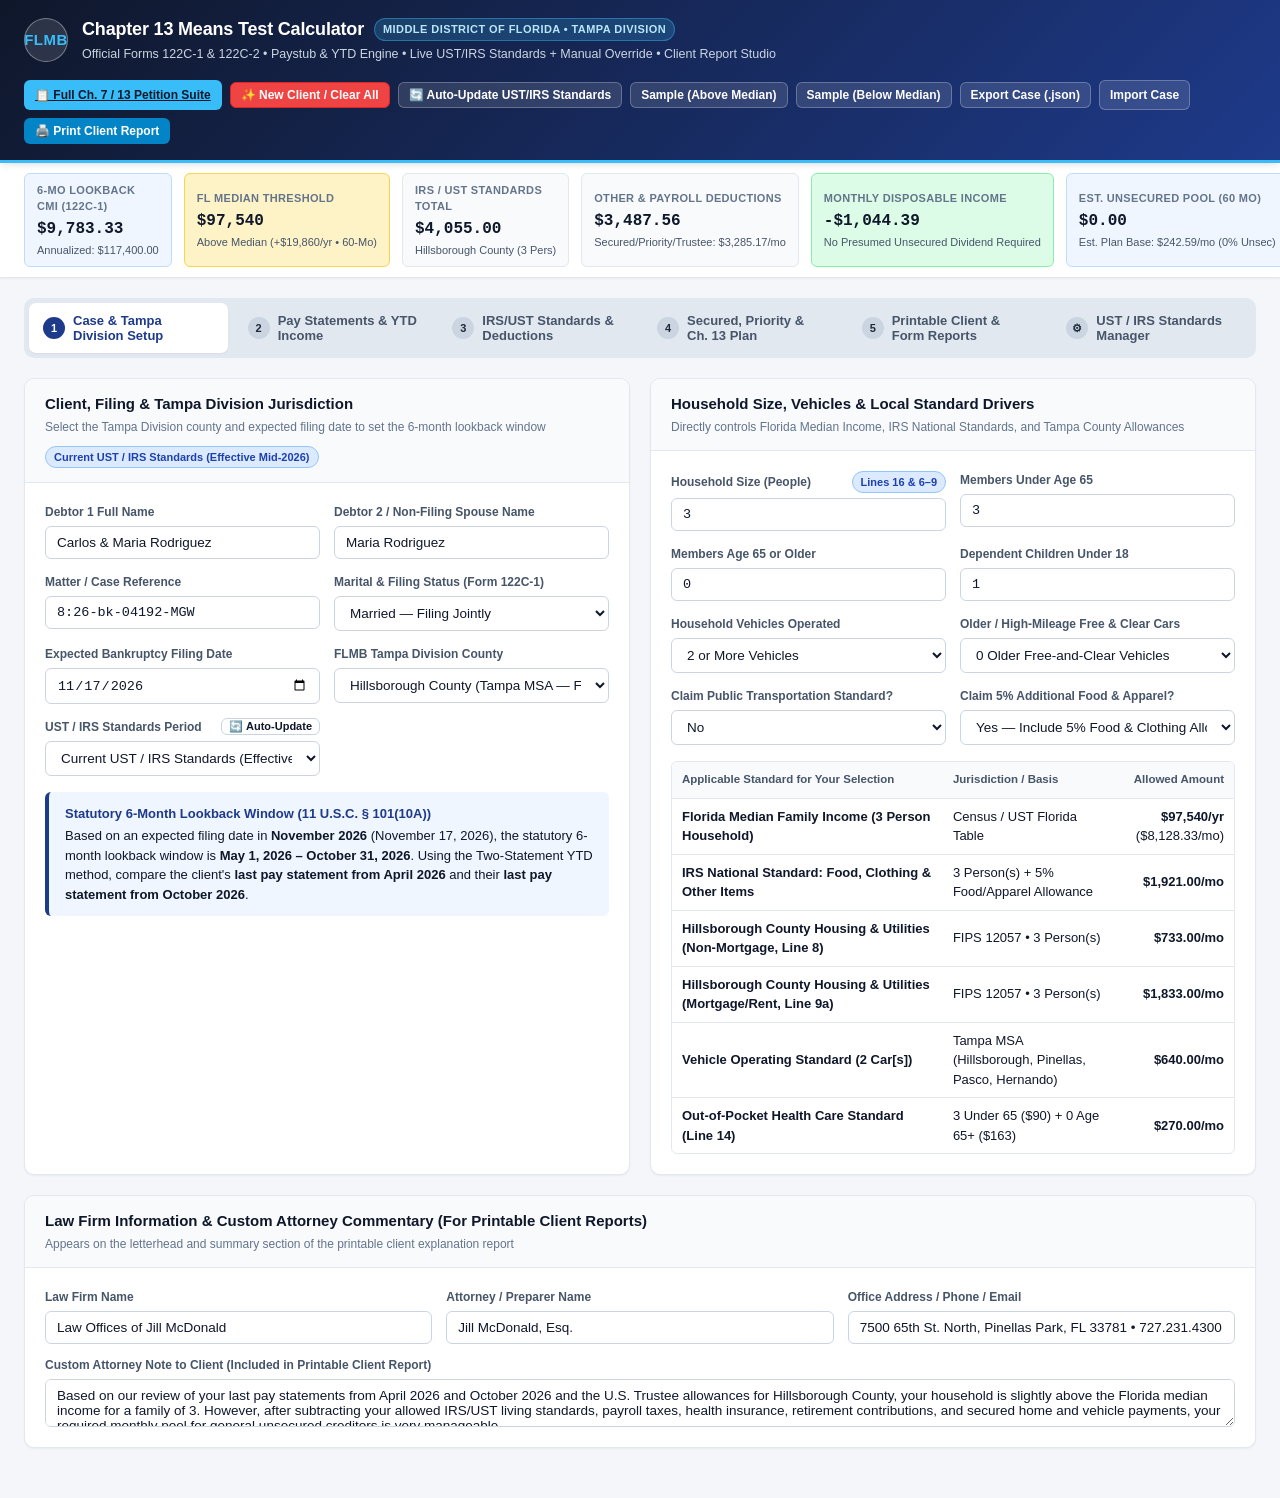
<file: public/means-test/index.html>
<!DOCTYPE html>
<html lang="en">
<head>
  <meta charset="UTF-8" />
  <meta name="viewport" content="width=device-width, initial-scale=1.0" />
  <title>FLMB Tampa Division — Chapter 13 Means Test Calculator (Forms 122C-1 & 122C-2)</title>
  <link rel="stylesheet" href="styles.css" />
</head>
<body>

  <!-- Top Header -->
  <header class="app-header">
    <div class="header-inner">
      <div class="brand-group">
        <div class="court-seal" title="Middle District of Florida - Tampa Division">FLMB</div>
        <div class="brand-titles">
          <h1>
            Chapter 13 Means Test Calculator
            <span class="court-badge">Middle District of Florida • Tampa Division</span>
          </h1>
          <p>Official Forms 122C-1 &amp; 122C-2 • Paystub &amp; YTD Engine • Live UST/IRS Standards + Manual Override • Client Report Studio</p>
        </div>
      </div>
      <div class="header-actions">
        <span id="embeddedSyncBadge" style="display:none; background:#15803d; color:#ffffff; font-weight:700; padding:6px 10px; border-radius:6px; font-size:12px;">&#128260; Live Auto-Sync with Petition</span>
        <a id="btnStandalonePetitionSuite" href="petition.html" class="btn btn-sm" style="background:#38bdf8; color:#0f172a; font-weight:700;" title="Open the full 22-Page Intake & Ch. 7 / Ch. 13 Petition Creation Suite">
          📋 Full Ch. 7 / 13 Petition Suite
        </a>
        <button class="btn btn-sm" id="btnNewBlankClient" style="background:#ef4444; color:#ffffff; border-color:#dc2626;" title="Clear all current client figures and start a fresh blank client">
          ✨ New Client / Clear All
        </button>
        <button class="btn btn-header btn-sm" id="btnHeaderAutoUpdateStandards" title="Automatically check and update IRS and U.S. Trustee standards">
          🔄 Auto-Update UST/IRS Standards
        </button>
        <button class="btn btn-header btn-sm" id="btnLoadSampleAbove" title="Load a realistic Above-Median Tampa Division sample case">
          Sample (Above Median)
        </button>
        <button class="btn btn-header btn-sm" id="btnLoadSampleBelow" title="Load a realistic Below-Median Tampa Division sample case">
          Sample (Below Median)
        </button>
        <button class="btn btn-header btn-sm" id="btnExportJson" title="Save case file to JSON">
          Export Case (.json)
        </button>
        <label class="btn btn-header btn-sm" style="margin:0; cursor:pointer;" title="Import saved case file">
          Import Case
          <input type="file" id="inputImportJson" accept=".json" style="display:none;" />
        </label>
        <button class="btn btn-accent btn-sm" id="btnQuickPrintReport">
          🖨️ Print Client Report
        </button>
      </div>
    </div>
  </header>

  <!-- Undo / Notification Banner -->
  <div id="statusToastBanner" class="no-print" style="display:none; background:#1e293b; color:#ffffff; padding:10px 24px; border-bottom:2px solid #38bdf8;">
    <div style="max-width:1480px; margin:0 auto; display:flex; justify-content:space-between; align-items:center; gap:12px; flex-wrap:wrap;">
      <span id="statusToastMessage" style="font-size:13px; font-weight:500;">Client data cleared for a new client.</span>
      <div style="display:flex; gap:8px;">
        <button type="button" class="btn btn-accent btn-sm" id="btnUndoReset" style="display:none;">↩ Undo &amp; Restore Previous Client</button>
        <button type="button" class="btn btn-header btn-sm" id="btnDismissToast">Dismiss</button>
      </div>
    </div>
  </div>

  <!-- Sticky KPI Summary Ribbon -->
  <section class="kpi-ribbon" aria-label="Live Means Test Summary">
    <div class="kpi-ribbon-inner">
      <div class="kpi-pill highlight-blue">
        <span class="kpi-label">6-Mo Lookback CMI (122C-1)</span>
        <span class="kpi-value" id="kpiMonthlyCmi">$0.00</span>
        <span class="kpi-sub" id="kpiAnnualCmi">Annualized: $0.00</span>
      </div>
      <div class="kpi-pill" id="kpiMedianPill">
        <span class="kpi-label">FL Median Threshold</span>
        <span class="kpi-value" id="kpiFlMedian">$0.00</span>
        <span class="kpi-sub" id="kpiMedianStatus">Below Median (36-Mo Plan)</span>
      </div>
      <div class="kpi-pill">
        <span class="kpi-label">IRS / UST Standards Total</span>
        <span class="kpi-value" id="kpiIrsStandards">$0.00</span>
        <span class="kpi-sub" id="kpiCountyLabel">Hillsborough County (Tampa MSA)</span>
      </div>
      <div class="kpi-pill">
        <span class="kpi-label">Other &amp; Payroll Deductions</span>
        <span class="kpi-value" id="kpiOtherDeductions">$0.00</span>
        <span class="kpi-sub" id="kpiSecuredPrioritySub">Secured/Priority: $0.00/mo</span>
      </div>
      <div class="kpi-pill" id="kpiMdiPill">
        <span class="kpi-label">Monthly Disposable Income</span>
        <span class="kpi-value" id="kpiMdiValue">$0.00</span>
        <span class="kpi-sub" id="kpiMdiSub">Form 122C-2 Line 45</span>
      </div>
      <div class="kpi-pill highlight-blue">
        <span class="kpi-label">Est. Unsecured Pool (60 Mo)</span>
        <span class="kpi-value" id="kpiUnsecuredPool">$0.00</span>
        <span class="kpi-sub" id="kpiEstPlanPayment">Est. Plan Base: $0.00/mo</span>
      </div>
    </div>
  </section>

  <!-- Main Workspace Container -->
  <main class="app-container">

    <!-- Step Navigation Tabs -->
    <nav class="nav-tabs" role="tablist">
      <button class="nav-tab active" data-tab="panel-setup" role="tab">
        <span class="step-num">1</span>
        <span>Case &amp; Tampa Division Setup</span>
      </button>
      <button class="nav-tab" data-tab="panel-income" role="tab">
        <span class="step-num">2</span>
        <span>Pay Statements &amp; YTD Income</span>
      </button>
      <button class="nav-tab" data-tab="panel-deductions" role="tab">
        <span class="step-num">3</span>
        <span>IRS/UST Standards &amp; Deductions</span>
      </button>
      <button class="nav-tab" data-tab="panel-debts" role="tab">
        <span class="step-num">4</span>
        <span>Secured, Priority &amp; Ch. 13 Plan</span>
      </button>
      <button class="nav-tab" data-tab="panel-report" role="tab">
        <span class="step-num">5</span>
        <span>Printable Client &amp; Form Reports</span>
      </button>
      <button class="nav-tab" data-tab="panel-standards" role="tab">
        <span class="step-num">⚙</span>
        <span>UST / IRS Standards Manager</span>
      </button>
    </nav>

    <!-- =====================================================================
         TAB 1: CASE & TAMPA DIVISION SETUP
         ===================================================================== -->
    <section class="tab-panel active" id="panel-setup">
      <div class="grid-2">
        <!-- Client & Filing Setup -->
        <div class="card">
          <div class="card-header">
            <div>
              <div class="card-title">Client, Filing &amp; Tampa Division Jurisdiction</div>
              <div class="card-subtitle">Select the Tampa Division county and expected filing date to set the 6-month lookback window</div>
            </div>
            <span class="badge badge-ust" id="activeStandardsBadge">2026 UST Standards Active</span>
          </div>
          <div class="card-body">
            <div class="form-grid">
              <div class="form-group">
                <label class="form-label" for="clientName">Debtor 1 Full Name</label>
                <input type="text" id="clientName" class="form-control" placeholder="e.g., Maria Rodriguez" />
              </div>
              <div class="form-group">
                <label class="form-label" for="spouseName">Debtor 2 / Non-Filing Spouse Name</label>
                <input type="text" id="spouseName" class="form-control" placeholder="Optional" />
              </div>
              <div class="form-group">
                <label class="form-label" for="caseNumber">Matter / Case Reference</label>
                <input type="text" id="caseNumber" class="form-control mono" placeholder="e.g., 8:26-bk-04192-MGW" />
              </div>
              <div class="form-group">
                <label class="form-label" for="filingStatus">Marital &amp; Filing Status (Form 122C-1)</label>
                <select id="filingStatus" class="form-control">
                  <option value="single">Single / Unmarried</option>
                  <option value="joint">Married — Filing Jointly</option>
                  <option value="married_separate_living_together">Married — Filing Individually (Living Together)</option>
                  <option value="married_separate_apart">Married — Filing Individually (Living Apart)</option>
                </select>
              </div>
              <div class="form-group">
                <label class="form-label" for="filingDate">Expected Bankruptcy Filing Date</label>
                <input type="date" id="filingDate" class="form-control mono" />
              </div>
              <div class="form-group">
                <label class="form-label" for="tampaCounty">FLMB Tampa Division County</label>
                <select id="tampaCounty" class="form-control">
                  <option value="Hillsborough">Hillsborough County (Tampa MSA — FIPS 12057)</option>
                  <option value="Pinellas">Pinellas County (Tampa MSA — FIPS 12103)</option>
                  <option value="Pasco">Pasco County (Tampa MSA — FIPS 12101)</option>
                  <option value="Hernando">Hernando County (Tampa MSA — FIPS 12053)</option>
                  <option value="Polk">Polk County (South Region — FIPS 12105)</option>
                  <option value="Manatee">Manatee County (South Region — FIPS 12081)</option>
                  <option value="Sarasota">Sarasota County (South Region — FIPS 12115)</option>
                  <option value="Hardee">Hardee County (South Region — FIPS 12049)</option>
                </select>
              </div>
              <div class="form-group">
                <label class="form-label" for="standardsPresetSelect">
                  <span>UST / IRS Standards Period</span>
                  <button type="button" class="btn btn-outline btn-sm" id="btnSetupAutoUpdateStandards" style="padding:1px 7px; font-size:11px;">🔄 Auto-Update</button>
                </label>
                <select id="standardsPresetSelect" class="form-control">
                  <option value="2026-mid">Current UST / IRS Standards (Effective Mid-2026)</option>
                  <option value="2025-spring">Prior 2025 UST / IRS Standards (April/May 2025)</option>
                </select>
              </div>
            </div>

            <div class="callout" style="margin-top: 16px; margin-bottom: 0;">
              <div class="callout-title">Statutory 6-Month Lookback Window (11 U.S.C. § 101(10A))</div>
              <div id="lookbackWindowText">
                Based on your expected filing date, the 6 full calendar months prior to filing are <strong>May 1, 2026 – October 31, 2026</strong>. All gross income received during these 6 calendar months (regardless of when earned) is averaged by dividing by 6.
              </div>
            </div>
          </div>
        </div>

        <!-- Household & Standards Drivers -->
        <div class="card">
          <div class="card-header">
            <div>
              <div class="card-title">Household Size, Vehicles &amp; Local Standard Drivers</div>
              <div class="card-subtitle">Directly controls Florida Median Income, IRS National Standards, and Tampa County Allowances</div>
            </div>
          </div>
          <div class="card-body">
            <div class="form-grid">
              <div class="form-group">
                <label class="form-label" for="householdSize">
                  <span>Household Size (People)</span>
                  <span class="badge badge-ust">Lines 16 &amp; 6–9</span>
                </label>
                <input type="number" id="householdSize" class="form-control" min="1" max="15" step="1" value="3" />
              </div>
              <div class="form-group">
                <label class="form-label" for="membersUnder65">Members Under Age 65</label>
                <input type="number" id="membersUnder65" class="form-control" min="0" max="15" step="1" value="3" />
              </div>
              <div class="form-group">
                <label class="form-label" for="members65Plus">Members Age 65 or Older</label>
                <input type="number" id="members65Plus" class="form-control" min="0" max="15" step="1" value="0" />
              </div>
              <div class="form-group">
                <label class="form-label" for="dependentChildrenUnder18">Dependent Children Under 18</label>
                <input type="number" id="dependentChildrenUnder18" class="form-control" min="0" max="12" step="1" value="1" />
              </div>
              <div class="form-group">
                <label class="form-label" for="vehicleCount">Household Vehicles Operated</label>
                <select id="vehicleCount" class="form-control">
                  <option value="0">0 Vehicles (Public Transit Only)</option>
                  <option value="1">1 Vehicle</option>
                  <option value="2" selected>2 or More Vehicles</option>
                </select>
              </div>
              <div class="form-group">
                <label class="form-label" for="olderVehicleCount">Older / High-Mileage Free &amp; Clear Cars</label>
                <select id="olderVehicleCount" class="form-control" title="Optional $200/mo additional operating allowance for free-and-clear vehicles >6 yrs old or >75,000 miles">
                  <option value="0" selected>0 Older Free-and-Clear Vehicles</option>
                  <option value="1">1 Older Vehicle (+$200/mo Operating Option)</option>
                  <option value="2">2 Older Vehicles (+$400/mo Operating Option)</option>
                </select>
              </div>
              <div class="form-group">
                <label class="form-label" for="claimPublicTransit">Claim Public Transportation Standard?</label>
                <select id="claimPublicTransit" class="form-control">
                  <option value="no" selected>No</option>
                  <option value="yes">Yes — Include National Standard ($220/mo)</option>
                </select>
              </div>
              <div class="form-group">
                <label class="form-label" for="claim5PercentFood">Claim 5% Additional Food &amp; Apparel?</label>
                <select id="claim5PercentFood" class="form-control">
                  <option value="no" selected>No</option>
                  <option value="yes">Yes — Include 5% Food &amp; Clothing Allowance</option>
                </select>
              </div>
            </div>

            <!-- Live Lookup Preview Table for Selected County & Household Size -->
            <div class="table-wrap" style="margin-top: 16px;">
              <table class="data-table">
                <thead>
                  <tr>
                    <th>Applicable Standard for Your Selection</th>
                    <th>Jurisdiction / Basis</th>
                    <th style="text-align:right;">Allowed Amount</th>
                  </tr>
                </thead>
                <tbody id="setupStandardsPreviewBody">
                  <!-- Populated dynamically by app.js -->
                </tbody>
              </table>
            </div>
          </div>
        </div>
      </div>

      <!-- Law Firm Branding & Client Report Customization -->
      <div class="card">
        <div class="card-header">
          <div>
            <div class="card-title">Law Firm Information &amp; Custom Attorney Commentary (For Printable Client Reports)</div>
            <div class="card-subtitle">Appears on the letterhead and summary section of the printable client explanation report</div>
          </div>
        </div>
        <div class="card-body">
          <div class="form-grid">
            <div class="form-group">
              <label class="form-label" for="firmName">Law Firm Name</label>
              <input type="text" id="firmName" class="form-control" value="Law Offices of Jill McDonald" />
            </div>
            <div class="form-group">
              <label class="form-label" for="attorneyName">Attorney / Preparer Name</label>
              <input type="text" id="attorneyName" class="form-control" value="Jill McDonald, Esq." />
            </div>
            <div class="form-group">
              <label class="form-label" for="firmContact">Office Address / Phone / Email</label>
              <input type="text" id="firmContact" class="form-control" value="7500 65th St. North, Pinellas Park, FL 33781 • 727.231.4300 • Info@JillMcDonald.com" />
            </div>
          </div>
          <div class="form-group" style="margin-top: 12px;">
            <label class="form-label" for="attorneyCustomNote">Custom Attorney Note to Client (Included in Printable Client Report)</label>
            <textarea id="attorneyCustomNote" class="form-control" rows="2" placeholder="Add any case-specific message for your client..."></textarea>
          </div>
        </div>
      </div>
    </section>

    <!-- =====================================================================
         TAB 2: PAY STATEMENTS & YTD INCOME (FORM 122C-1)
         ===================================================================== -->
    <section class="tab-panel" id="panel-income">
      <div class="callout">
        <div class="callout-title" id="incomeTabCalloutTitle">Two-Statement YTD Means Test Method (e.g., Last Stub of April vs. Last Stub of October)</div>
        <div id="incomeTabCalloutBody">
          To calculate the exact 6-month lookback income and deductions from YTD pay statements, enter the YTD figures from
          <strong>Statement #1 (Last Pay Statement from the month before the 6-month window, e.g., April)</strong> and
          <strong>Statement #2 (Last Pay Statement from the final month of the 6-month window, e.g., October)</strong>.
          The calculator subtracts Statement #1 YTD from Statement #2 YTD to get the exact 6-month total, divides by 6, and automatically populates all corresponding Form 122C-1 and Form 122C-2 lines!
        </div>
      </div>

      <!-- Earner 1 Card -->
      <div class="card" id="earner1Card">
        <div class="card-header">
          <div>
            <div class="card-title">
              <span>Debtor 1 Employment &amp; Pay Statements</span>
              <span class="badge badge-paystub" id="d1CalculatedBadge">Avg Gross CMI: $0.00/mo</span>
            </div>
            <div class="card-subtitle">Enter YTD totals from the two boundary pay statements (or switch to individual paystubs / manual entry)</div>
          </div>
          <div style="display:flex; align-items:center; gap:10px; flex-wrap:wrap;">
            <button type="button" class="btn btn-outline btn-sm" id="btnClearD1Pay" title="Reset all Debtor 1 pay statement amounts to $0.00">Clear Debtor 1 Pay</button>
            <div class="mode-switch" role="group" aria-label="Debtor 1 Entry Mode">
              <button type="button" class="mode-btn active" data-earner="d1" data-mode="ytd">Two-Statement YTD (Apr vs. Oct)</button>
              <button type="button" class="mode-btn" data-earner="d1" data-mode="stubs">Individual Paystubs Log</button>
              <button type="button" class="mode-btn" data-earner="d1" data-mode="manual">Direct / Frequency</button>
            </div>
          </div>
        </div>
        <div class="card-body" id="d1IncomeBody">
          <!-- Dynamically rendered by app.js based on mode -->
        </div>
      </div>

      <!-- Earner 2 Card -->
      <div class="card" id="earner2Card">
        <div class="card-header">
          <div>
            <div class="card-title">
              <span>Debtor 2 / Spouse Employment &amp; Pay Statements</span>
              <span class="badge badge-paystub" id="d2CalculatedBadge">Avg Gross CMI: $0.00/mo</span>
            </div>
            <div class="card-subtitle">Include if filing jointly or if married living together (non-filing spouse separate expenses can be deducted below)</div>
          </div>
          <div style="display:flex; align-items:center; gap:10px; flex-wrap:wrap;">
            <button type="button" class="btn btn-outline btn-sm" id="btnClearD2Pay" title="Reset all Debtor 2 pay statement amounts to $0.00">Clear Debtor 2 Pay</button>
            <label class="override-toggle">
              <input type="checkbox" id="enableDebtor2" checked />
              <strong>Include Debtor 2 / Spouse Income</strong>
            </label>
            <div class="mode-switch" role="group" aria-label="Debtor 2 Entry Mode">
              <button type="button" class="mode-btn active" data-earner="d2" data-mode="ytd">Two-Statement YTD (Apr vs. Oct)</button>
              <button type="button" class="mode-btn" data-earner="d2" data-mode="stubs">Individual Paystubs Log</button>
              <button type="button" class="mode-btn" data-earner="d2" data-mode="manual">Direct / Frequency</button>
            </div>
          </div>
        </div>
        <div class="card-body" id="d2IncomeBody">
          <!-- Dynamically rendered by app.js based on mode -->
        </div>
      </div>

      <!-- Other CMI Sources & Statutory Exclusions -->
      <div class="grid-2">
        <div class="card">
          <div class="card-header">
            <div>
              <div class="card-title">Other Monthly Income Included in CMI (Form 122C-1 Lines 3–10)</div>
              <div class="card-subtitle">6-month average of non-wage income received during the lookback window</div>
            </div>
          </div>
          <div class="card-body">
            <div class="form-grid">
              <div class="form-group">
                <label class="form-label" for="incBusinessGross">Gross Business / 1099 / Gig Receipts (Mo. Avg)</label>
                <div class="input-prefix-wrap"><span class="input-prefix">$</span><input type="number" id="incBusinessGross" class="form-control" step="0.01" value="0" /></div>
              </div>
              <div class="form-group">
                <label class="form-label" for="incBusinessExpenses">Ordinary &amp; Necessary Business Expenses (Mo. Avg)</label>
                <div class="input-prefix-wrap"><span class="input-prefix">$</span><input type="number" id="incBusinessExpenses" class="form-control" step="0.01" value="0" /></div>
              </div>
              <div class="form-group">
                <label class="form-label" for="incRentalNet">Net Rental &amp; Real Property Income (Line 4c)</label>
                <div class="input-prefix-wrap"><span class="input-prefix">$</span><input type="number" id="incRentalNet" class="form-control" step="0.01" value="0" /></div>
              </div>
              <div class="form-group">
                <label class="form-label" for="incInterestDiv">Interest, Dividends &amp; Royalties (Line 5)</label>
                <div class="input-prefix-wrap"><span class="input-prefix">$</span><input type="number" id="incInterestDiv" class="form-control" step="0.01" value="0" /></div>
              </div>
              <div class="form-group">
                <label class="form-label" for="incPension">Pension &amp; Retirement Income (Taxable/Non-SS, Line 6)</label>
                <div class="input-prefix-wrap"><span class="input-prefix">$</span><input type="number" id="incPension" class="form-control" step="0.01" value="0" /></div>
              </div>
              <div class="form-group">
                <label class="form-label" for="incSupportContrib">Alimony, Child Support &amp; Household Contributions (Lines 7–8)</label>
                <div class="input-prefix-wrap"><span class="input-prefix">$</span><input type="number" id="incSupportContrib" class="form-control" step="0.01" value="0" /></div>
              </div>
              <div class="form-group">
                <label class="form-label" for="incUnemployment">Unemployment Compensation (Line 9)</label>
                <div class="input-prefix-wrap"><span class="input-prefix">$</span><input type="number" id="incUnemployment" class="form-control" step="0.01" value="0" /></div>
              </div>
              <div class="form-group">
                <label class="form-label" for="incOtherCmi">Other CMI Income (Workers' Comp, Annuity, Line 10)</label>
                <div class="input-prefix-wrap"><span class="input-prefix">$</span><input type="number" id="incOtherCmi" class="form-control" step="0.01" value="0" /></div>
              </div>
            </div>
          </div>
        </div>

        <div class="card">
          <div class="card-header">
            <div>
              <div class="card-title">Statutory Exclusions &amp; Marital Adjustment (Line 13)</div>
              <div class="card-subtitle">Excluded from CMI by statute (Social Security, VA / HAVEN Act) or deducted for non-filing spouse</div>
            </div>
          </div>
          <div class="card-body">
            <div class="form-grid">
              <div class="form-group">
                <label class="form-label" for="exclSocialSecurity">
                  <span>Social Security Act Benefits (SSI / SSDI / Retirement)</span>
                  <span class="badge badge-success">Excluded</span>
                </label>
                <div class="input-prefix-wrap"><span class="input-prefix">$</span><input type="number" id="exclSocialSecurity" class="form-control" step="0.01" value="0" /></div>
              </div>
              <div class="form-group">
                <label class="form-label" for="exclVaHaven">
                  <span>VA Disability / DoD Combat-Related (HAVEN Act)</span>
                  <span class="badge badge-success">Excluded</span>
                </label>
                <div class="input-prefix-wrap"><span class="input-prefix">$</span><input type="number" id="exclVaHaven" class="form-control" step="0.01" value="0" /></div>
              </div>
              <div class="form-group">
                <label class="form-label" for="maritalAdjustment">
                  <span>Marital Adjustment Deduction (Form 122C-1 Line 13)</span>
                  <span class="badge badge-ust">Non-Filing Spouse</span>
                </label>
                <div class="input-prefix-wrap"><span class="input-prefix">$</span><input type="number" id="maritalAdjustment" class="form-control" step="0.01" value="0" /></div>
              </div>
              <div class="form-group">
                <label class="form-label" for="maritalAdjustmentNotes">Marital Adjustment Itemization Note</label>
                <input type="text" id="maritalAdjustmentNotes" class="form-control" placeholder="e.g., Non-filing spouse separate car note, credit cards, student loans" />
              </div>
            </div>
            <div class="callout success" style="margin-top: 14px; margin-bottom: 0;">
              <div class="callout-title">Form 122C-1 Median Income Result</div>
              <div id="form122c1ResultCallout"></div>
            </div>
          </div>
        </div>
      </div>
    </section>

    <!-- =====================================================================
         TAB 3: IRS / UST STANDARDS & DEDUCTIONS (FORM 122C-2 PARTS 1 & 2)
         ===================================================================== -->
    <section class="tab-panel" id="panel-deductions">
      <div class="callout">
        <div class="callout-title">IRS &amp; UST Standards + Usual Expense Deductions (With Manual Override on Every Category)</div>
        <div>
          Every IRS National and Tampa Division Local Standard below updates automatically from your county and household settings.
          Payroll deductions (Taxes, Insurance, Mandatory Retirement, 401(k), Union Dues, DSO) sync automatically from your Pay Statements / YTD entries in Step 2.
          <strong>Check "Manual Override" on any line</strong> to enter a custom figure while keeping a clear comparison against the official standard.
        </div>
      </div>

      <!-- Part 1A: IRS National & Tampa Division Local Standards -->
      <div class="card">
        <div class="card-header">
          <div>
            <div class="card-title">Part 1A: IRS National &amp; FLMB Tampa Division Local Standards (Form 122C-2 Lines 6–15)</div>
            <div class="card-subtitle">Standardized living allowances for Food/Apparel, Housing &amp; Utilities, Transportation, and Out-of-Pocket Health Care</div>
          </div>
          <button type="button" class="btn btn-outline btn-sm" id="btnResetAllStandardOverrides">Reset All Standard Overrides</button>
        </div>
        <div class="card-body">
          <div class="deduction-list" id="irsStandardsList">
            <!-- Populated dynamically by app.js -->
          </div>
        </div>
      </div>

      <!-- Part 1B: Other Necessary Expenses & Payroll Deductions -->
      <div class="card">
        <div class="card-header">
          <div>
            <div class="card-title">Part 1B: Other Necessary Expenses &amp; Usual Payroll Deduction Categories (Lines 16–24)</div>
            <div class="card-subtitle">Taxes, involuntary deductions, life insurance, court-ordered support, childcare, extra healthcare, and telecom</div>
          </div>
        </div>
        <div class="card-body">
          <div class="deduction-list" id="otherNecessaryList">
            <!-- Populated dynamically by app.js -->
          </div>
        </div>
      </div>

      <!-- Part 1C: Additional Statutory Expense Deductions & Retirement -->
      <div class="card">
        <div class="card-header">
          <div>
            <div class="card-title">Part 1C: Health Insurance, Education, Charitable, Retirement (401k) &amp; Special Circumstances (Lines 25–32, 41, 43)</div>
            <div class="card-subtitle">Statutory deductions including Health/Disability/HSA, Dependent Education, Voluntary 401(k)/Loan, and Lanning adjustments</div>
          </div>
        </div>
        <div class="card-body">
          <div class="deduction-list" id="additionalDeductionsList">
            <!-- Populated dynamically by app.js -->
          </div>
        </div>
      </div>
    </section>

    <!-- =====================================================================
         TAB 4: SECURED, PRIORITY & CHAPTER 13 PLAN (FORM 122C-2 PART 3)
         ===================================================================== -->
    <section class="tab-panel" id="panel-debts">
      <div class="grid-2">
        <!-- Secured Debt Payments (Line 33) -->
        <div class="card">
          <div class="card-header">
            <div>
              <div class="card-title">Future Payments on Secured Claims (Form 122C-2 Line 33)</div>
              <div class="card-subtitle">Total payments coming due in the 60 months after filing divided by 60 (automatically offsets Housing Line 9b &amp; Vehicle Line 13b/e)</div>
            </div>
            <button type="button" class="btn btn-outline btn-sm" id="btnClearDebts" title="Reset all secured, arrearage, and priority claims to $0.00">Clear All Debts</button>
          </div>
          <div class="card-body">
            <div class="form-grid">
              <div class="form-group">
                <label class="form-label" for="secMortgage1">
                  <span>1st Mortgage / Home Loan (Monthly Avg over 60 Mo)</span>
                  <span class="badge badge-ust">Offsets Line 9b</span>
                </label>
                <div class="input-prefix-wrap"><span class="input-prefix">$</span><input type="number" id="secMortgage1" class="form-control" step="0.01" value="0" /></div>
              </div>
              <div class="form-group">
                <label class="form-label" for="secMortgage2Hoa">
                  <span>2nd Mortgage / HELOC / Mandatory HOA &amp; Escrows</span>
                  <span class="badge badge-ust">Offsets Line 9b</span>
                </label>
                <div class="input-prefix-wrap"><span class="input-prefix">$</span><input type="number" id="secMortgage2Hoa" class="form-control" step="0.01" value="0" /></div>
              </div>
              <div class="form-group">
                <label class="form-label" for="secRentActual">
                  <span>Actual Monthly Rent (If Renting — Reference Only)</span>
                </label>
                <div class="input-prefix-wrap"><span class="input-prefix">$</span><input type="number" id="secRentActual" class="form-control" step="0.01" value="0" /></div>
              </div>
              <div class="form-group">
                <label class="form-label" for="secCar1">
                  <span>Vehicle 1 Loan Payment (60-Mo Avg: Total Remaining ÷ 60)</span>
                  <span class="badge badge-ust">Offsets Line 13b</span>
                </label>
                <div class="input-prefix-wrap"><span class="input-prefix">$</span><input type="number" id="secCar1" class="form-control" step="0.01" value="0" /></div>
              </div>
              <div class="form-group">
                <label class="form-label" for="secCar2">
                  <span>Vehicle 2 Loan Payment (60-Mo Avg: Total Remaining ÷ 60)</span>
                  <span class="badge badge-ust">Offsets Line 13e</span>
                </label>
                <div class="input-prefix-wrap"><span class="input-prefix">$</span><input type="number" id="secCar2" class="form-control" step="0.01" value="0" /></div>
              </div>
              <div class="form-group">
                <label class="form-label" for="secOther">
                  <span>Other Secured Debt (Furniture, IRS Lien, etc. ÷ 60)</span>
                </label>
                <div class="input-prefix-wrap"><span class="input-prefix">$</span><input type="number" id="secOther" class="form-control" step="0.01" value="0" /></div>
              </div>
            </div>

            <div class="callout" style="margin-top: 16px; margin-bottom: 0;">
              <div class="callout-title">How Form 122C-2 Avoids Double-Counting Housing &amp; Car Payments</div>
              <div id="securedOffsetExplanation"></div>
            </div>
          </div>
        </div>

        <!-- Cure Amounts (Line 34), Priority Claims (Line 35) & Trustee Fee (Line 36) -->
        <div class="card">
          <div class="card-header">
            <div>
              <div class="card-title">Arrearages (Line 34), Priority Claims (Line 35) &amp; FLMB Trustee Fee (Line 36)</div>
              <div class="card-subtitle">Enter total claim amounts — the calculator automatically divides by 60 to compute the monthly deduction</div>
            </div>
          </div>
          <div class="card-body">
            <div class="form-grid">
              <div class="form-group">
                <label class="form-label" for="arrearsMortgageTotal">Total Mortgage / HOA Arrearage to Cure ($ Total)</label>
                <div class="input-prefix-wrap"><span class="input-prefix">$</span><input type="number" id="arrearsMortgageTotal" class="form-control" step="1" value="0" /></div>
              </div>
              <div class="form-group">
                <label class="form-label" for="arrearsOtherTotal">Total Vehicle / Other Secured Arrears ($ Total)</label>
                <div class="input-prefix-wrap"><span class="input-prefix">$</span><input type="number" id="arrearsOtherTotal" class="form-control" step="1" value="0" /></div>
              </div>
              <div class="form-group">
                <label class="form-label" for="priorityTaxTotal">Priority IRS / Tax Claims ($ Total under § 507(a)(8))</label>
                <div class="input-prefix-wrap"><span class="input-prefix">$</span><input type="number" id="priorityTaxTotal" class="form-control" step="1" value="0" /></div>
              </div>
              <div class="form-group">
                <label class="form-label" for="priorityDsoTotal">Priority Domestic Support Arrears ($ Total under § 507(a)(1))</label>
                <div class="input-prefix-wrap"><span class="input-prefix">$</span><input type="number" id="priorityDsoTotal" class="form-control" step="1" value="0" /></div>
              </div>
              <div class="form-group">
                <label class="form-label" for="priorityAttyFees">Unpaid Ch. 13 Attorney Fees in Plan ($ Total)</label>
                <div class="input-prefix-wrap"><span class="input-prefix">$</span><input type="number" id="priorityAttyFees" class="form-control" step="1" value="3500" /></div>
              </div>
              <div class="form-group">
                <label class="form-label" for="generalUnsecuredTotal">Estimated Total Non-Priority Unsecured Debt ($ Total)</label>
                <div class="input-prefix-wrap"><span class="input-prefix">$</span><input type="number" id="generalUnsecuredTotal" class="form-control" step="1" value="48500" /></div>
              </div>
              <div class="form-group">
                <label class="form-label" for="trusteeMultiplier">
                  <span>FLMB Chapter 13 Trustee Multiplier (%)</span>
                  <span class="badge badge-ust">UST Schedule: 10.0%</span>
                </label>
                <input type="number" id="trusteeMultiplier" class="form-control" step="0.1" value="10.0" />
              </div>
              <div class="form-group">
                <label class="form-label" for="projectedPlanPaymentOverride">
                  <span>Projected Monthly Plan Payment (Line 36a)</span>
                </label>
                <div style="display:flex; gap:8px; align-items:center;">
                  <div class="input-prefix-wrap" style="flex:1;"><span class="input-prefix">$</span><input type="number" id="projectedPlanPaymentOverride" class="form-control" step="0.01" placeholder="Auto-calculated" /></div>
                </div>
              </div>
            </div>

            <div class="table-wrap" style="margin-top: 16px;">
              <table class="data-table">
                <thead>
                  <tr>
                    <th>Form 122C-2 Part 3 Line</th>
                    <th>Total Claim / Basis</th>
                    <th style="text-align:right;">Monthly Deduction (÷ 60)</th>
                  </tr>
                </thead>
                <tbody id="part3SummaryTableBody"></tbody>
              </table>
            </div>
          </div>
        </div>
      </div>
    </section>

    <!-- =====================================================================
         TAB 5: PRINTABLE CLIENT & ATTORNEY REPORTS
         ===================================================================== -->
    <section class="tab-panel" id="panel-report">
      <div class="report-toolbar no-print">
        <div style="display:flex; align-items:center; gap:12px; flex-wrap:wrap;">
          <strong>Select Report Format:</strong>
          <div class="mode-switch">
            <button type="button" class="mode-btn active" id="btnViewClientReport">Client-Friendly Explanation Report</button>
            <button type="button" class="mode-btn" id="btnViewAttorneyWorksheet">Official Form 122C-1 / 122C-2 Worksheet</button>
            <button type="button" class="mode-btn" id="btnViewBothReports">Combined Package (Client + Worksheet)</button>
          </div>
        </div>
        <div style="display:flex; gap:10px;">
          <button type="button" class="btn btn-primary" id="btnPrintNow">
            🖨️ Print / Save as PDF
          </button>
        </div>
      </div>

      <div class="printable-sheet" id="printableReportContainer">
        <!-- Dynamically rendered by app.js -->
      </div>
    </section>

    <!-- =====================================================================
         TAB 6: UST / IRS STANDARDS MANAGER
         ===================================================================== -->
    <section class="tab-panel" id="panel-standards">
      <div class="card">
        <div class="card-header">
          <div>
            <div class="card-title">U.S. Trustee &amp; IRS Standards Table Manager &amp; Automated Updater (FLMB Tampa Division)</div>
            <div class="card-subtitle">Automatically check/sync from official UST &amp; IRS tables, auto-parse pasted UST data, or edit baseline figures below</div>
          </div>
          <div style="display:flex; gap:8px; flex-wrap:wrap;">
            <button type="button" class="btn btn-primary btn-sm" id="btnAutoFetchOnlineStandards" title="Check justice.gov/ust and IRS endpoints for updated Means Testing tables">
              🌐 Auto-Update from UST / IRS Online
            </button>
            <button type="button" class="btn btn-accent btn-sm" id="btnToggleSmartPasteBox" title="Paste copied text from justice.gov/ust tables to automatically extract and update figures">
              ⚡ Auto-Parse Pasted UST Table
            </button>
            <button type="button" class="btn btn-outline btn-sm" id="btnExportStandardsJson" title="Export active standards database to JSON">
              Export Standards (.json)
            </button>
            <label class="btn btn-outline btn-sm" style="margin:0; cursor:pointer;" title="Import a saved standards JSON file">
              Import Standards (.json)
              <input type="file" id="inputImportStandardsJson" accept=".json" style="display:none;" />
            </label>
            <button type="button" class="btn btn-outline btn-sm" id="btnRestoreDefaultStandards">
              Restore Official 2026 Defaults
            </button>
          </div>
        </div>
        <div class="card-body">
          <!-- Automated Update Status & Smart Paste Drawer -->
          <div id="autoUpdateStatusBox" class="callout" style="display:none; margin-bottom:16px;"></div>

          <div id="smartPasteDrawer" class="card" style="display:none; background:#f8fafc; border-color:#93c5fd; margin-bottom:18px;">
            <div class="card-body">
              <div style="display:flex; justify-content:space-between; align-items:center; flex-wrap:wrap; gap:8px; margin-bottom:8px;">
                <div>
                  <strong style="color:#1e3a8a; font-size:14px;">⚡ Automated UST / IRS Table Text Parser</strong>
                  <p style="font-size:12px; color:#475569;">
                    Copy (<code>Ctrl+C</code>) any table from <a href="https://www.justice.gov/ust/means-testing" target="_blank" rel="noopener">justice.gov/ust/means-testing</a> (Florida Median Income, National Standards, Florida Housing &amp; Utilities, or Transportation) and paste below, or click <strong>Read Clipboard &amp; Auto-Update</strong>. The parser automatically extracts the Florida &amp; Tampa Division numbers!
                  </p>
                </div>
                <div style="display:flex; gap:8px;">
                  <button type="button" class="btn btn-primary btn-sm" id="btnReadClipboardAndParse">📋 Read Clipboard &amp; Auto-Update</button>
                  <button type="button" class="btn btn-accent btn-sm" id="btnParseTextareaStandards">⚡ Parse Text Below &amp; Update</button>
                </div>
              </div>
              <textarea id="smartPasteTextarea" class="form-control mono" rows="4" placeholder="Paste raw text copied from justice.gov/ust/means-testing here (e.g. Florida median income row, Hillsborough/Pinellas/Pasco housing rows, National Standards, or Transportation tables)..."></textarea>
            </div>
          </div>

          <div id="standardsManagerBody">
            <!-- Dynamically rendered by app.js -->
          </div>
        </div>
      </div>
    </section>

  </main>

  <script src="standards.js"></script>
  <script src="app.js"></script>
</body>
</html>
</file>
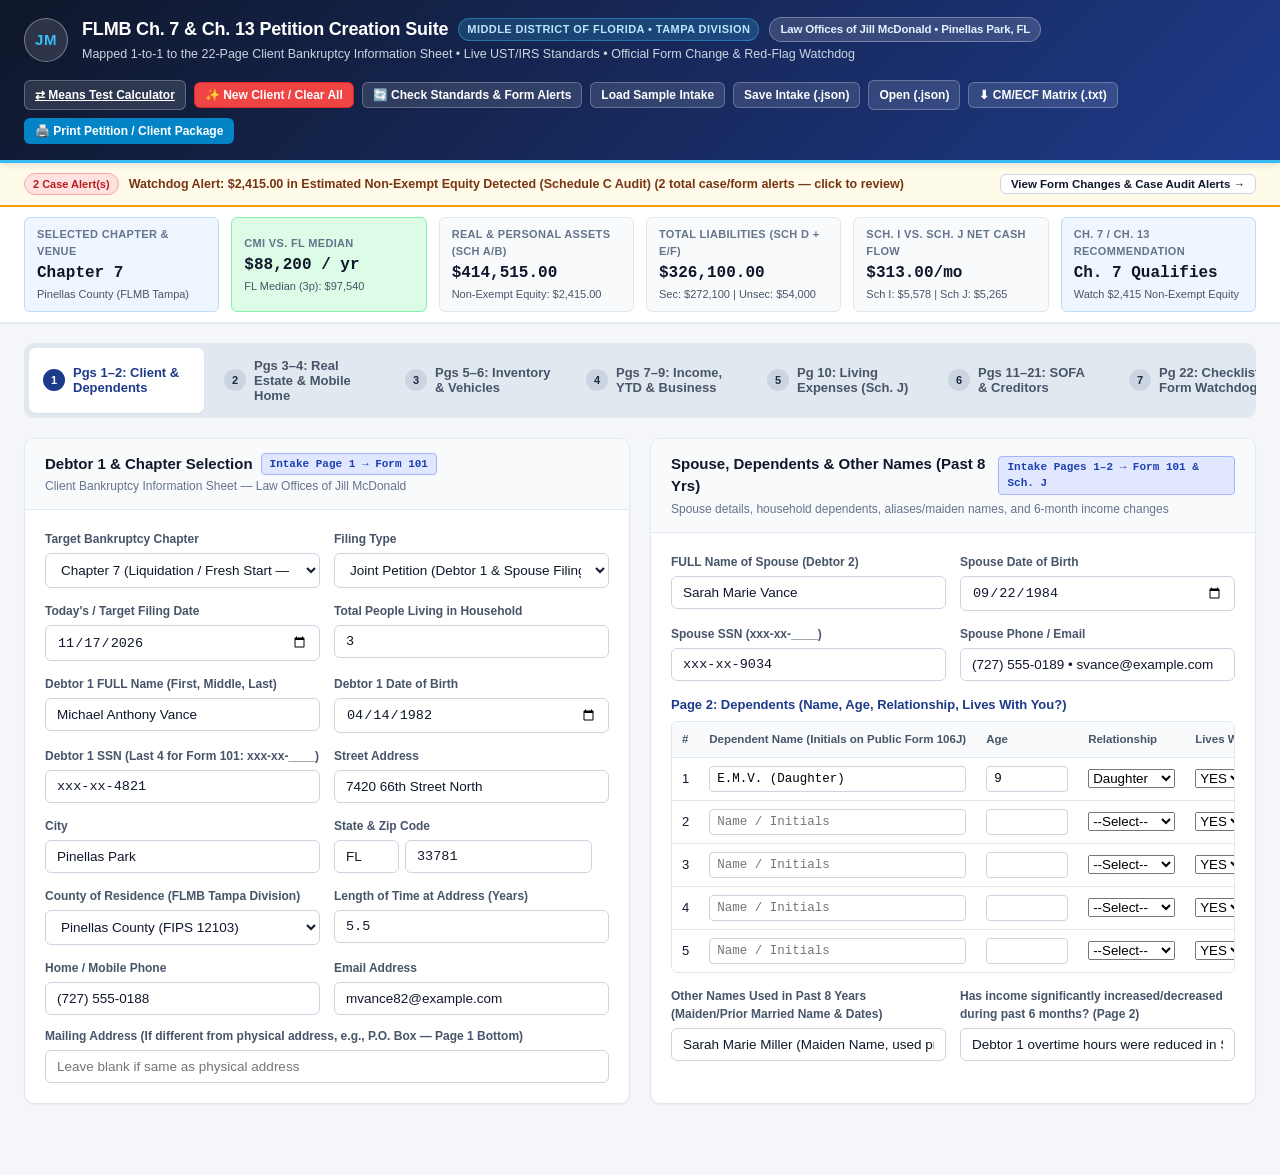
<file: public/means-test/petition.html>
<!DOCTYPE html>
<html lang="en">
<head>
  <meta charset="UTF-8" />
  <meta name="viewport" content="width=device-width, initial-scale=1.0" />
  <title>Law Offices of Jill McDonald — FLMB Tampa Division Ch. 7 & Ch. 13 Petition Creation Suite</title>
  <link rel="stylesheet" href="styles.css" />
  <style>
    .firm-pill {
      background: rgba(255,255,255,0.14);
      border: 1px solid rgba(255,255,255,0.3);
      padding: 3px 10px;
      border-radius: 999px;
      font-size: 11.5px;
      color: #e0f2fe;
    }
    .page-ref-badge {
      background: #e0e7ff;
      color: #1e40af;
      border: 1px solid #a5b4fc;
      font-size: 11px;
      font-weight: 700;
      padding: 2px 8px;
      border-radius: 4px;
      font-family: var(--font-mono);
    }
    .watchdog-banner {
      background: #fffbeb;
      border-bottom: 2px solid #f59e0b;
      padding: 10px 24px;
    }
    .watchdog-inner {
      max-width: 1480px;
      margin: 0 auto;
      display: flex;
      justify-content: space-between;
      align-items: center;
      flex-wrap: wrap;
      gap: 10px;
    }
    .inventory-grid {
      display: grid;
      grid-template-columns: repeat(auto-fill, minmax(235px, 1fr));
      gap: 10px;
    }
    .inventory-item {
      display: flex;
      align-items: center;
      justify-content: space-between;
      gap: 8px;
      padding: 7px 10px;
      border: 1px solid var(--border-color);
      border-radius: var(--radius-sm);
      background: #ffffff;
    }
    .inventory-item label {
      font-size: 12.5px;
      font-weight: 500;
      color: var(--text-main);
    }
    .inventory-item input {
      width: 95px;
      padding: 4px 7px;
      font-family: var(--font-mono);
      font-size: 12.5px;
      border: 1px solid var(--border-strong);
      border-radius: 4px;
      text-align: right;
    }
    .sofa-question {
      padding: 12px 14px;
      border: 1px solid var(--border-color);
      border-radius: var(--radius-sm);
      background: #ffffff;
      margin-bottom: 10px;
    }
    .sofa-question.flagged {
      border-left: 4px solid #f59e0b;
      background: #fffdf5;
    }
    .sofa-header {
      display: flex;
      justify-content: space-between;
      align-items: center;
      gap: 12px;
      flex-wrap: wrap;
    }
    .checklist-row {
      display: flex;
      align-items: center;
      justify-content: space-between;
      padding: 10px 14px;
      border: 1px solid var(--border-color);
      border-radius: var(--radius-sm);
      background: #ffffff;
      margin-bottom: 8px;
    }
    .checklist-row.completed {
      background: #f0fdf4;
      border-color: #86efac;
    }
    .petition-page {
      border: 1px solid #cbd5e1;
      border-radius: 6px;
      padding: 28px 34px;
      margin-bottom: 28px;
      background: #ffffff;
      page-break-after: always;
    }
    .petition-form-header {
      display: flex;
      justify-content: space-between;
      align-items: flex-start;
      border-bottom: 3px solid #0f172a;
      padding-bottom: 12px;
      margin-bottom: 18px;
    }
    .petition-form-num {
      font-size: 12px;
      font-weight: 800;
      text-transform: uppercase;
      letter-spacing: 0.05em;
      color: #1e3a8a;
    }
    .petition-form-title {
      font-size: 18px;
      font-weight: 800;
      color: #0f172a;
      margin-top: 2px;
    }
    @media print {
      .watchdog-banner {
        display: none !important;
      }
      .tab-panel#panel-pet-output {
        display: block !important;
      }
      .petition-page {
        border: none !important;
        padding: 0 !important;
        margin-bottom: 20px !important;
      }
    }
  </style>
</head>
<body>

  <!-- Top Header -->
  <header class="app-header">
    <div class="header-inner">
      <div class="brand-group">
        <div class="court-seal" title="Law Offices of Jill McDonald • FLMB Tampa Division">JM</div>
        <div class="brand-titles">
          <h1>
            FLMB Ch. 7 &amp; Ch. 13 Petition Creation Suite
            <span class="court-badge">Middle District of Florida • Tampa Division</span>
            <span class="firm-pill">Law Offices of Jill McDonald • Pinellas Park, FL</span>
          </h1>
          <p>Mapped 1-to-1 to the 22-Page Client Bankruptcy Information Sheet • Live UST/IRS Standards • Official Form Change &amp; Red-Flag Watchdog</p>
        </div>
      </div>
      <div class="header-actions">
        <a href="index.html" class="btn btn-header btn-sm" title="Open the dedicated Means Test & YTD Calculator">
          ⇄ Means Test Calculator
        </a>
        <button class="btn btn-sm" id="btnPetNewClient" style="background:#ef4444; color:#ffffff; border-color:#dc2626;" title="Clear all intake fields for a new client">
          ✨ New Client / Clear All
        </button>
        <button class="btn btn-header btn-sm" id="btnPetCheckUpdates" title="Check for UST/IRS Standard updates and Official Form revisions">
          🔄 Check Standards &amp; Form Alerts
        </button>
        <button class="btn btn-header btn-sm" id="btnPetLoadSample" title="Load a complete sample intake packet">
          Load Sample Intake
        </button>
        <button class="btn btn-header btn-sm" id="btnPetExportJson" title="Save intake & petition file (.json)">
          Save Intake (.json)
        </button>
        <label class="btn btn-header btn-sm" style="margin:0; cursor:pointer;" title="Open saved intake (.json)">
          Open (.json)
          <input type="file" id="inputPetImportJson" accept=".json" style="display:none;" />
        </label>
        <button class="btn btn-header btn-sm" id="btnDownloadMatrixTxt" title="Download CM/ECF Creditor Matrix (.txt) for FLMB upload">
          ⬇ CM/ECF Matrix (.txt)
        </button>
        <button class="btn btn-accent btn-sm" id="btnPrintPetitionPkg">
          🖨️ Print Petition / Client Package
        </button>
      </div>
    </div>
  </header>

  <!-- Undo / Toast Banner -->
  <div id="petToastBanner" class="no-print" style="display:none; background:#1e293b; color:#ffffff; padding:10px 24px; border-bottom:2px solid #38bdf8;">
    <div style="max-width:1480px; margin:0 auto; display:flex; justify-content:space-between; align-items:center; gap:12px; flex-wrap:wrap;">
      <span id="petToastMessage" style="font-size:13px;">Ready.</span>
      <div style="display:flex; gap:8px;">
        <button type="button" class="btn btn-accent btn-sm" id="btnPetUndo" style="display:none;">↩ Undo Reset</button>
        <button type="button" class="btn btn-header btn-sm" id="btnPetDismissToast">Dismiss</button>
      </div>
    </div>
  </div>

  <!-- Form Changes & Red-Flag Watchdog Banner -->
  <section class="watchdog-banner no-print" id="watchdogBanner">
    <div class="watchdog-inner">
      <div style="display:flex; align-items:center; gap:10px; flex-wrap:wrap;">
        <span class="badge badge-manual" id="watchdogCountBadge">0 Alerts</span>
        <span id="watchdogSummaryText" style="font-size:12.5px; color:#78350f; font-weight:600;">
          Standards &amp; Official Form Watchdog Active: Monitoring Official Forms 101–122, FL Statutory Exemptions, and 2026 UST/IRS Standards.
        </span>
      </div>
      <button type="button" class="btn btn-outline btn-sm" id="btnOpenWatchdogTab" style="padding:3px 10px; font-size:11.5px;">
        View Form Changes &amp; Case Audit Alerts &rarr;
      </button>
    </div>
  </section>

  <!-- Sticky KPI Summary Ribbon -->
  <section class="kpi-ribbon" aria-label="Live Petition & Chapter Comparison">
    <div class="kpi-ribbon-inner">
      <div class="kpi-pill highlight-blue">
        <span class="kpi-label">Selected Chapter &amp; Venue</span>
        <span class="kpi-value" id="petKpiChapter">Chapter 7</span>
        <span class="kpi-sub" id="petKpiVenue">Pinellas County (FLMB Tampa)</span>
      </div>
      <div class="kpi-pill" id="petKpiMedianPill">
        <span class="kpi-label">CMI vs. FL Median</span>
        <span class="kpi-value" id="petKpiCmiAnnual">$0 / yr</span>
        <span class="kpi-sub" id="petKpiMedianSub">FL Median: $0</span>
      </div>
      <div class="kpi-pill">
        <span class="kpi-label">Real &amp; Personal Assets (Sch A/B)</span>
        <span class="kpi-value" id="petKpiTotalAssets">$0.00</span>
        <span class="kpi-sub" id="petKpiNonExemptSub">Non-Exempt Equity: $0.00</span>
      </div>
      <div class="kpi-pill">
        <span class="kpi-label">Total Liabilities (Sch D + E/F)</span>
        <span class="kpi-value" id="petKpiTotalDebt">$0.00</span>
        <span class="kpi-sub" id="petKpiDebtSplit">Sec: $0 | Unsec: $0</span>
      </div>
      <div class="kpi-pill" id="petKpiBudgetPill">
        <span class="kpi-label">Sch. I vs. Sch. J Net Cash Flow</span>
        <span class="kpi-value" id="petKpiNetSchJ">$0.00/mo</span>
        <span class="kpi-sub" id="petKpiSchISchJSub">Sch I: $0 | Sch J: $0</span>
      </div>
      <div class="kpi-pill highlight-blue">
        <span class="kpi-label">Ch. 7 / Ch. 13 Recommendation</span>
        <span class="kpi-value" id="petKpiRecTitle">Ch. 7 Qualifies</span>
        <span class="kpi-sub" id="petKpiRecSub">Presumption of No Abuse</span>
      </div>
    </div>
  </section>

  <!-- Main Workspace -->
  <main class="app-container">

    <!-- Navigation Tabs (Mapped directly to the 22-Page Intake Packet) -->
    <nav class="nav-tabs" role="tablist">
      <button class="nav-tab active" data-tab="panel-pet-p1" role="tab">
        <span class="step-num">1</span>
        <span>Pgs 1–2: Client &amp; Dependents</span>
      </button>
      <button class="nav-tab" data-tab="panel-pet-p3" role="tab">
        <span class="step-num">2</span>
        <span>Pgs 3–4: Real Estate &amp; Mobile Home</span>
      </button>
      <button class="nav-tab" data-tab="panel-pet-p5" role="tab">
        <span class="step-num">3</span>
        <span>Pgs 5–6: Inventory &amp; Vehicles</span>
      </button>
      <button class="nav-tab" data-tab="panel-pet-p7" role="tab">
        <span class="step-num">4</span>
        <span>Pgs 7–9: Income, YTD &amp; Business</span>
      </button>
      <button class="nav-tab" data-tab="panel-pet-p10" role="tab">
        <span class="step-num">5</span>
        <span>Pg 10: Living Expenses (Sch. J)</span>
      </button>
      <button class="nav-tab" data-tab="panel-pet-p11" role="tab">
        <span class="step-num">6</span>
        <span>Pgs 11–21: SOFA &amp; Creditors</span>
      </button>
      <button class="nav-tab" data-tab="panel-pet-p22" role="tab">
        <span class="step-num">7</span>
        <span>Pg 22: Checklist &amp; Form Watchdog</span>
      </button>
      <button class="nav-tab" data-tab="panel-pet-output" role="tab">
        <span class="step-num">8</span>
        <span>Printable Petition &amp; Client Report</span>
      </button>
    </nav>

    <!-- =====================================================================
         TAB 1: PAGES 1 & 2 — CLIENT INFO, SPOUSE, DEPENDENTS & OTHER NAMES
         ===================================================================== -->
    <section class="tab-panel active" id="panel-pet-p1">
      <div class="grid-2">
        <!-- Page 1: Debtor 1 & Case Configuration -->
        <div class="card">
          <div class="card-header">
            <div>
              <div class="card-title">
                <span>Debtor 1 &amp; Chapter Selection</span>
                <span class="page-ref-badge">Intake Page 1 &rarr; Form 101</span>
              </div>
              <div class="card-subtitle">Client Bankruptcy Information Sheet — Law Offices of Jill McDonald</div>
            </div>
          </div>
          <div class="card-body">
            <div class="form-grid">
              <div class="form-group">
                <label class="form-label">Target Bankruptcy Chapter</label>
                <select id="petChapter" class="form-control">
                  <option value="7">Chapter 7 (Liquidation / Fresh Start — Forms 101–122A)</option>
                  <option value="13">Chapter 13 ( Wage Earner Plan — Forms 101–122C)</option>
                </select>
              </div>
              <div class="form-group">
                <label class="form-label">Filing Type</label>
                <select id="petFilingType" class="form-control">
                  <option value="individual">Individual (Single or Married Filing Separately)</option>
                  <option value="joint">Joint Petition (Debtor 1 &amp; Spouse Filing Together)</option>
                </select>
              </div>
              <div class="form-group">
                <label class="form-label">Today's / Target Filing Date</label>
                <input type="date" id="petFilingDate" class="form-control mono" />
              </div>
              <div class="form-group">
                <label class="form-label">Total People Living in Household</label>
                <input type="number" id="petHouseholdSize" class="form-control" min="1" max="15" value="3" />
              </div>
              <div class="form-group">
                <label class="form-label">Debtor 1 FULL Name (First, Middle, Last)</label>
                <input type="text" id="petD1Name" class="form-control" placeholder="Full Legal Name" />
              </div>
              <div class="form-group">
                <label class="form-label">Debtor 1 Date of Birth</label>
                <input type="date" id="petD1Dob" class="form-control mono" />
              </div>
              <div class="form-group">
                <label class="form-label">Debtor 1 SSN (Last 4 for Form 101: xxx-xx-____)</label>
                <input type="text" id="petD1Ssn" class="form-control mono" placeholder="xxx-xx-1234" />
              </div>
              <div class="form-group">
                <label class="form-label">Street Address</label>
                <input type="text" id="petD1Street" class="form-control" placeholder="Street Address" />
              </div>
              <div class="form-group">
                <label class="form-label">City</label>
                <input type="text" id="petD1City" class="form-control" placeholder="e.g., Pinellas Park" />
              </div>
              <div class="form-group">
                <label class="form-label">State &amp; Zip Code</label>
                <div style="display:flex; gap:6px;">
                  <input type="text" id="petD1State" class="form-control" value="FL" style="width:65px;" />
                  <input type="text" id="petD1Zip" class="form-control mono" placeholder="33781" />
                </div>
              </div>
              <div class="form-group">
                <label class="form-label">County of Residence (FLMB Tampa Division)</label>
                <select id="petCounty" class="form-control">
                  <option value="Pinellas">Pinellas County (FIPS 12103)</option>
                  <option value="Hillsborough">Hillsborough County (FIPS 12057)</option>
                  <option value="Pasco">Pasco County (FIPS 12101)</option>
                  <option value="Hernando">Hernando County (FIPS 12053)</option>
                  <option value="Polk">Polk County (FIPS 12105)</option>
                  <option value="Manatee">Manatee County (FIPS 12081)</option>
                  <option value="Sarasota">Sarasota County (FIPS 12115)</option>
                  <option value="Hardee">Hardee County (FIPS 12049)</option>
                </select>
              </div>
              <div class="form-group">
                <label class="form-label">Length of Time at Address (Years)</label>
                <input type="number" step="0.1" id="petYearsAtAddress" class="form-control" value="4.5" title="2+ years (730 days) in Florida required for FL state exemptions under 11 U.S.C. § 522(b)(3)(A)" />
              </div>
              <div class="form-group">
                <label class="form-label">Home / Mobile Phone</label>
                <input type="text" id="petD1Phone" class="form-control" placeholder="(727) 555-0144" />
              </div>
              <div class="form-group">
                <label class="form-label">Email Address</label>
                <input type="email" id="petD1Email" class="form-control" placeholder="client@example.com" />
              </div>
            </div>
            <div class="form-group" style="margin-top:12px;">
              <label class="form-label">Mailing Address (If different from physical address, e.g., P.O. Box — Page 1 Bottom)</label>
              <input type="text" id="petMailingAddress" class="form-control" placeholder="Leave blank if same as physical address" />
            </div>
          </div>
        </div>

        <!-- Page 1 Spouse & Page 2 Dependents + Prior Names -->
        <div class="card">
          <div class="card-header">
            <div>
              <div class="card-title">
                <span>Spouse, Dependents &amp; Other Names (Past 8 Yrs)</span>
                <span class="page-ref-badge">Intake Pages 1–2 &rarr; Form 101 &amp; Sch. J</span>
              </div>
              <div class="card-subtitle">Spouse details, household dependents, aliases/maiden names, and 6-month income changes</div>
            </div>
          </div>
          <div class="card-body">
            <div class="form-grid" style="margin-bottom:14px;">
              <div class="form-group">
                <label class="form-label">FULL Name of Spouse (Debtor 2)</label>
                <input type="text" id="petD2Name" class="form-control" placeholder="Spouse Full Name (or N/A)" />
              </div>
              <div class="form-group">
                <label class="form-label">Spouse Date of Birth</label>
                <input type="date" id="petD2Dob" class="form-control mono" />
              </div>
              <div class="form-group">
                <label class="form-label">Spouse SSN (xxx-xx-____)</label>
                <input type="text" id="petD2Ssn" class="form-control mono" placeholder="xxx-xx-5678" />
              </div>
              <div class="form-group">
                <label class="form-label">Spouse Phone / Email</label>
                <input type="text" id="petD2Contact" class="form-control" placeholder="Phone / Email" />
              </div>
            </div>

            <h4 style="font-size:13px; color:var(--primary); margin-bottom:6px;">Page 2: Dependents (Name, Age, Relationship, Lives With You?)</h4>
            <div class="table-wrap" style="margin-bottom:14px;">
              <table class="data-table">
                <thead>
                  <tr>
                    <th>#</th>
                    <th>Dependent Name (Initials on Public Form 106J)</th>
                    <th>Age</th>
                    <th>Relationship</th>
                    <th>Lives With You?</th>
                  </tr>
                </thead>
                <tbody id="dependentsTableBody">
                  <!-- Populated by petition.js -->
                </tbody>
              </table>
            </div>

            <div class="form-grid">
              <div class="form-group">
                <label class="form-label">Other Names Used in Past 8 Years (Maiden/Prior Married Name &amp; Dates)</label>
                <input type="text" id="petOtherNamesUsed" class="form-control" placeholder="e.g., Maria Elena Gomez (2015–2020) or N/A" />
              </div>
              <div class="form-group">
                <label class="form-label">Has income significantly increased/decreased during past 6 months? (Page 2)</label>
                <input type="text" id="petIncomeChangeNote" class="form-control" placeholder="Explain any recent job change, overtime drop, or medical leave..." />
              </div>
            </div>
          </div>
        </div>
      </div>
    </section>

    <!-- =====================================================================
         TAB 2: PAGES 3 & 4 — SCHEDULE A/B REAL ESTATE & MOBILE HOME
         ===================================================================== -->
    <section class="tab-panel" id="panel-pet-p3">
      <div class="grid-2">
        <!-- Page 3: Real Estate -->
        <div class="card">
          <div class="card-header">
            <div>
              <div class="card-title">
                <span>Schedule A/B: Real Estate Information</span>
                <span class="page-ref-badge">Intake Page 3 &rarr; Sch. A/B, C, D &amp; Form 108</span>
              </div>
              <div class="card-subtitle">Primary residence, 1st &amp; 2nd mortgages, foreclosure status, arrears, and Keep/Surrender intent</div>
            </div>
          </div>
          <div class="card-body">
            <div class="form-grid">
              <div class="form-group">
                <label class="form-label">Own Real Estate?</label>
                <select id="petOwnRealEstate" class="form-control">
                  <option value="yes">Yes — Owns Real Estate</option>
                  <option value="no">No — Rents or Lives Free</option>
                </select>
              </div>
              <div class="form-group">
                <label class="form-label">Is This Primary Residence (FL Homestead)?</label>
                <select id="petReIsPrimary" class="form-control">
                  <option value="yes">Yes — Primary Residence (Homestead)</option>
                  <option value="no">No — Non-Homestead / Investment</option>
                </select>
              </div>
              <div class="form-group">
                <label class="form-label">Type of Real Estate</label>
                <select id="petReType" class="form-control">
                  <option value="Single-Family House">House</option>
                  <option value="Condominium">Condominium</option>
                  <option value="Mobile Home & Land">Mobile Home</option>
                  <option value="Vacant Lot">Vacant Lot</option>
                  <option value="Other">Other</option>
                </select>
              </div>
              <div class="form-group">
                <label class="form-label">Name(s) on Deed</label>
                <input type="text" id="petReDeedNames" class="form-control" placeholder="e.g., Debtor 1 &amp; Debtor 2 (Tenants by the Entireties)" />
              </div>
              <div class="form-group">
                <label class="form-label">Address of Real Estate</label>
                <input type="text" id="petReAddress" class="form-control" placeholder="Property Street, City, State, Zip" />
              </div>
              <div class="form-group">
                <label class="form-label">Current Appraised / Market Value ($)</label>
                <div class="input-prefix-wrap"><span class="input-prefix">$</span><input type="number" id="petReValue" class="form-control" step="100" value="0" /></div>
              </div>
              <div class="form-group">
                <label class="form-label">1st Mortgage Company Name &amp; Address</label>
                <input type="text" id="petReMtg1Company" class="form-control" placeholder="e.g., Wells Fargo Home Mortgage, PO Box 10335, Des Moines, IA" />
              </div>
              <div class="form-group">
                <label class="form-label">1st Mortgage Account # (Last 4) &amp; Origin Year</label>
                <input type="text" id="petReMtg1Acct" class="form-control mono" placeholder="Acct #4491 • Orig 2019" />
              </div>
              <div class="form-group">
                <label class="form-label">1st Mortgage Monthly Payment ($)</label>
                <div class="input-prefix-wrap"><span class="input-prefix">$</span><input type="number" id="petReMtg1Monthly" class="form-control" step="0.01" value="0" /></div>
              </div>
              <div class="form-group">
                <label class="form-label">1st Mortgage Payoff Balance ($)</label>
                <div class="input-prefix-wrap"><span class="input-prefix">$</span><input type="number" id="petReMtg1Payoff" class="form-control" step="1" value="0" /></div>
              </div>
              <div class="form-group">
                <label class="form-label">Amount Needed to Catch Up Arrears ($)</label>
                <div class="input-prefix-wrap"><span class="input-prefix">$</span><input type="number" id="petReMtg1Arrears" class="form-control" step="1" value="0" /></div>
              </div>
              <div class="form-group">
                <label class="form-label">In Foreclosure? / Intent for Property</label>
                <div style="display:flex; gap:6px;">
                  <select id="petReForeclosure" class="form-control">
                    <option value="no">Not in Foreclosure</option>
                    <option value="yes">YES — In Foreclosure</option>
                  </select>
                  <select id="petReIntent" class="form-control">
                    <option value="Retain">Keep (Retain)</option>
                    <option value="Surrender">Surrender</option>
                  </select>
                </div>
              </div>
              <div class="form-group">
                <label class="form-label">2nd Mortgage / HELOC Company (If Any)</label>
                <input type="text" id="petReMtg2Company" class="form-control" placeholder="2nd Mortgage / HELOC Lender or HOA Lien" />
              </div>
              <div class="form-group">
                <label class="form-label">2nd Mortgage Monthly Pmt / Payoff / Arrears ($)</label>
                <div style="display:flex; gap:6px;">
                  <input type="number" id="petReMtg2Monthly" class="form-control mono" placeholder="Mo $" value="0" title="2nd Mortgage Monthly Payment" />
                  <input type="number" id="petReMtg2Payoff" class="form-control mono" placeholder="Payoff $" value="0" title="2nd Mortgage Payoff" />
                  <input type="number" id="petReMtg2Arrears" class="form-control mono" placeholder="Arrears $" value="0" title="2nd Mortgage Arrears" />
                </div>
              </div>
            </div>
            <div class="form-group" style="margin-top:12px;">
              <label class="form-label">Collection / Foreclosure Attorney Name &amp; Address (Page 3 Bottom — Added to Notice Matrix)</label>
              <input type="text" id="petReCollector" class="form-control" placeholder="Name &amp; Address of Foreclosure Firm (if applicable)" />
            </div>
          </div>
        </div>

        <!-- Page 4: Mobile Home Specifics & Homestead Cap Check -->
        <div class="card">
          <div class="card-header">
            <div>
              <div class="card-title">
                <span>Mobile Home Specifics &amp; FL Homestead Analysis</span>
                <span class="page-ref-badge">Intake Page 4 &rarr; Sch. A/B &amp; Sch. C</span>
              </div>
              <div class="card-subtitle">Mobile home lot rent, land ownership, attachment, and 11 U.S.C. § 522(p) Homestead Cap check</div>
            </div>
          </div>
          <div class="card-body">
            <div class="form-grid">
              <div class="form-group">
                <label class="form-label">Does Client Own a Mobile Home? (Page 4)</label>
                <select id="petOwnMobileHome" class="form-control">
                  <option value="no">No</option>
                  <option value="yes">Yes — Complete Mobile Home Details</option>
                </select>
              </div>
              <div class="form-group">
                <label class="form-label">Property Acquired Within 1,215 Days (3.33 Yrs) of Filing?</label>
                <select id="petHomesteadRecent1215" class="form-control" title="11 U.S.C. § 522(p) caps homestead exemption if acquired within 1,215 days before filing">
                  <option value="no">No — Owned &gt; 1,215 Days (Unlimited FL Homestead)</option>
                  <option value="yes">Yes — Acquired Within 1,215 Days (§ 522(p) Cap Applies)</option>
                </select>
              </div>
              <div class="form-group">
                <label class="form-label">Are Wheels Removed &amp; Attached to Land?</label>
                <select id="petMhAttached" class="form-control">
                  <option value="no">No</option>
                  <option value="yes">Yes</option>
                </select>
              </div>
              <div class="form-group">
                <label class="form-label">Sits in Mobile Home Park? Monthly Lot Rent ($)</label>
                <div class="input-prefix-wrap"><span class="input-prefix">$</span><input type="number" id="petMhLotRent" class="form-control" step="1" value="0" /></div>
              </div>
            </div>
            <div class="form-group" style="margin-top:12px;">
              <label class="form-label">Mobile Home Description (e.g., 28x40 double wide, 2BR/1BA, skirting/shed)</label>
              <input type="text" id="petMhDescription" class="form-control" placeholder="Description of Mobile Home (if applicable)" />
            </div>

            <div class="callout" style="margin-top:18px; margin-bottom:0;" id="homesteadExemptionCallout">
              <!-- Populated dynamically by petition.js -->
            </div>
          </div>
        </div>
      </div>
    </section>

    <!-- =====================================================================
         TAB 3: PAGES 5 & 6 — HOUSEHOLD INVENTORY, OTHER ASSETS & MOTOR VEHICLES
         ===================================================================== -->
    <section class="tab-panel" id="panel-pet-p5">
      <!-- Page 5: Household Inventory (Yard Sale Value) -->
      <div class="card">
        <div class="card-header">
          <div>
            <div class="card-title">
              <span>Page 5: Household Inventory (Yard Sale Value) &amp; Other Assets</span>
              <span class="page-ref-badge">Intake Page 5 &rarr; Sch. A/B Part 3 &amp; Sch. C</span>
            </div>
            <div class="card-subtitle">Enter the Yard Sale Value (NOT replacement value) for each item checked on Page 5 of the intake sheet</div>
          </div>
          <div style="display:flex; align-items:center; gap:10px;">
            <span class="badge badge-ust" id="inventoryTotalBadge">Total Household Inventory: $0.00</span>
            <button type="button" class="btn btn-outline btn-sm" id="btnZeroInventory">Zero All Inventory</button>
          </div>
        </div>
        <div class="card-body">
          <div class="inventory-grid" id="householdInventoryGrid">
            <!-- Populated dynamically by petition.js with all Page 5 items -->
          </div>
        </div>
      </div>

      <!-- Page 6: Motor Vehicles (Up to 3 Vehicles) & Bank/Retirement Accounts (Pages 13–15) -->
      <div class="grid-2">
        <div class="card">
          <div class="card-header">
            <div>
              <div class="card-title">
                <span>Page 6: Motor Vehicles (Cars, Trucks, SUVs, Motorcycles, Boats)</span>
                <span class="page-ref-badge">Intake Page 6 &rarr; Sch. A/B, C, D &amp; Form 108</span>
              </div>
              <div class="card-subtitle">Includes automatic Florida $5,000 per debtor Motor Vehicle Exemption (Fla. Stat. § 222.25(1))</div>
            </div>
          </div>
          <div class="card-body" id="vehiclesContainerBody">
            <!-- Populated dynamically by petition.js -->
          </div>
        </div>

        <div class="card">
          <div class="card-header">
            <div>
              <div class="card-title">
                <span>Pages 5, 13–16: Bank Accounts, Retirement, Life Ins. &amp; Tax Refund</span>
                <span class="page-ref-badge">Intake Pgs 5, 13–16 &rarr; Sch. A/B Part 4 &amp; Sch. C</span>
              </div>
              <div class="card-subtitle">Checking/savings balances, landlord/utility deposits, 401(k)/pension, life insurance, and expected tax refund</div>
            </div>
          </div>
          <div class="card-body">
            <div class="form-grid">
              <div class="form-group">
                <label class="form-label">Bank #1 Name &amp; Checking/Savings Balance ($)</label>
                <div style="display:flex; gap:6px;">
                  <input type="text" id="petBank1Name" class="form-control" placeholder="e.g., Suncoast Credit Union" />
                  <input type="number" id="petBank1Bal" class="form-control mono" step="0.01" value="0" style="width:120px;" />
                </div>
              </div>
              <div class="form-group">
                <label class="form-label">Bank #2 Name &amp; Checking/Savings Balance ($)</label>
                <div style="display:flex; gap:6px;">
                  <input type="text" id="petBank2Name" class="form-control" placeholder="e.g., Chase Bank" />
                  <input type="number" id="petBank2Bal" class="form-control mono" step="0.01" value="0" style="width:120px;" />
                </div>
              </div>
              <div class="form-group">
                <label class="form-label">Rent / Utility Security Deposits ($ — Pgs 5 &amp; 14)</label>
                <div class="input-prefix-wrap"><span class="input-prefix">$</span><input type="number" id="petSecurityDeposits" class="form-control" step="1" value="0" /></div>
              </div>
              <div class="form-group">
                <label class="form-label">401(k) / Pension / IRA Total Balance ($ — Pgs 7, 14, 15)</label>
                <div class="input-prefix-wrap"><span class="input-prefix">$</span><input type="number" id="petRetirementBal" class="form-control" step="1" value="0" /></div>
              </div>
              <div class="form-group">
                <label class="form-label">Whole Life Insurance Cash Surrender Value ($ — Pg 14)</label>
                <div class="input-prefix-wrap"><span class="input-prefix">$</span><input type="number" id="petWholeLifeCash" class="form-control" step="1" value="0" /></div>
              </div>
              <div class="form-group">
                <label class="form-label">Stocks, Bonds, CDs, Mutual Funds ($ — Pgs 5 &amp; 15)</label>
                <div class="input-prefix-wrap"><span class="input-prefix">$</span><input type="number" id="petStocksBonds" class="form-control" step="1" value="0" /></div>
              </div>
              <div class="form-group">
                <label class="form-label">Expected / Received Tax Refund This Year ($ — Pg 21)</label>
                <div class="input-prefix-wrap"><span class="input-prefix">$</span><input type="number" id="petTaxRefund" class="form-control" step="1" value="0" /></div>
              </div>
              <div class="form-group">
                <label class="form-label">Personal Injury / Lawsuit / Inheritance Claim ($ — Pgs 16–18)</label>
                <div class="input-prefix-wrap"><span class="input-prefix">$</span><input type="number" id="petClaimsOwed" class="form-control" step="1" value="0" /></div>
              </div>
            </div>

            <div class="callout" style="margin-top:16px; margin-bottom:0;" id="exemptionAuditSummaryBox">
              <!-- Populated dynamically by petition.js -->
            </div>
          </div>
        </div>
      </div>
    </section>

    <!-- =====================================================================
         TAB 4: PAGES 7, 8 & 9 — DEBTOR 1 & 2 INCOME, TWO-STATEMENT YTD & BUSINESS
         ===================================================================== -->
    <section class="tab-panel" id="panel-pet-p7">
      <div class="grid-2">
        <!-- Page 7: Debtor 1 Income & Two-Statement YTD -->
        <div class="card">
          <div class="card-header">
            <div>
              <div class="card-title">
                <span>Page 7: Debtor 1 Employment, YTD &amp; SOFA Income</span>
                <span class="page-ref-badge">Intake Page 7 &rarr; Sch. I, SOFA &amp; Form 122</span>
              </div>
              <div class="card-subtitle">Employer info, Two-Statement YTD (e.g., April vs. October), and Prior 2 Years Gross Income</div>
            </div>
          </div>
          <div class="card-body">
            <div class="form-grid">
              <div class="form-group">
                <label class="form-label">Employer's Name &amp; Address (Page 7)</label>
                <input type="text" id="petD1Employer" class="form-control" placeholder="Employer Name, City, State" />
              </div>
              <div class="form-group">
                <label class="form-label">Job Title &amp; Length of Time at Job</label>
                <input type="text" id="petD1JobTitle" class="form-control" placeholder="e.g., Registered Nurse • 6 Years" />
              </div>
              <div class="form-group">
                <label class="form-label">Pay Frequency (Page 7 Checkboxes)</label>
                <select id="petD1PayFreq" class="form-control">
                  <option value="biweekly">Every 2 Weeks (Bi-Weekly — 26/yr)</option>
                  <option value="weekly">Weekly (52/yr)</option>
                  <option value="semimonthly">Twice a Month (Semi-Monthly — 24/yr)</option>
                  <option value="monthly">Monthly (12/yr)</option>
                </select>
              </div>
              <div class="form-group">
                <label class="form-label">Current Year-to-Date (YTD) Gross Income ($ — SOFA Q4)</label>
                <div class="input-prefix-wrap"><span class="input-prefix">$</span><input type="number" id="petD1YtdCurrent" class="form-control" step="0.01" value="0" /></div>
              </div>
              <div class="form-group">
                <label class="form-label">Gross Income Last Year ($ — SOFA Q4)</label>
                <div class="input-prefix-wrap"><span class="input-prefix">$</span><input type="number" id="petD1GrossLastYr" class="form-control" step="1" value="0" /></div>
              </div>
              <div class="form-group">
                <label class="form-label">Gross Income 2 Years Ago ($ — SOFA Q4)</label>
                <div class="input-prefix-wrap"><span class="input-prefix">$</span><input type="number" id="petD1Gross2YrsAgo" class="form-control" step="1" value="0" /></div>
              </div>
              <div class="form-group">
                <label class="form-label" id="lblD1BaselineYtd">Baseline Stub YTD (e.g., Last Stub of Apr $)</label>
                <div class="input-prefix-wrap"><span class="input-prefix">$</span><input type="number" id="petD1BaselineYtd" class="form-control" step="0.01" value="0" /></div>
              </div>
              <div class="form-group">
                <label class="form-label" id="lblD1EndingYtd">Ending Stub YTD (e.g., Last Stub of Oct $)</label>
                <div class="input-prefix-wrap"><span class="input-prefix">$</span><input type="number" id="petD1EndingYtd" class="form-control" step="0.01" value="0" /></div>
              </div>
              <div class="form-group">
                <label class="form-label">Monthly Payroll Taxes (Fed + SS + Medicare $)</label>
                <div class="input-prefix-wrap"><span class="input-prefix">$</span><input type="number" id="petD1MoTaxes" class="form-control" step="0.01" value="0" /></div>
              </div>
              <div class="form-group">
                <label class="form-label">Monthly Payroll Health/Dental/Vision + HSA ($)</label>
                <div class="input-prefix-wrap"><span class="input-prefix">$</span><input type="number" id="petD1MoHealth" class="form-control" step="0.01" value="0" /></div>
              </div>
              <div class="form-group">
                <label class="form-label">Monthly 401(k) / Retirement Deduction + Loan ($)</label>
                <div class="input-prefix-wrap"><span class="input-prefix">$</span><input type="number" id="petD1MoRetire" class="form-control" step="0.01" value="0" /></div>
              </div>
              <div class="form-group">
                <label class="form-label">Monthly Union Dues + Court-Ordered Support ($)</label>
                <div class="input-prefix-wrap"><span class="input-prefix">$</span><input type="number" id="petD1MoUnionDso" class="form-control" step="0.01" value="0" /></div>
              </div>
              <div class="form-group">
                <label class="form-label">Monthly Social Security / VA Disability ($ — Excluded CMI)</label>
                <div class="input-prefix-wrap"><span class="input-prefix">$</span><input type="number" id="petD1MoSocSec" class="form-control" step="0.01" value="0" /></div>
              </div>
              <div class="form-group">
                <label class="form-label">Monthly Pension / Child Support / Rental Received ($)</label>
                <div class="input-prefix-wrap"><span class="input-prefix">$</span><input type="number" id="petD1MoOtherInc" class="form-control" step="0.01" value="0" /></div>
              </div>
            </div>
          </div>
        </div>

        <!-- Page 8: Debtor 2 (Spouse) & Page 9: Business Owners -->
        <div class="card">
          <div class="card-header">
            <div>
              <div class="card-title">
                <span>Pages 8 &amp; 9: Debtor 2 (Spouse) &amp; Self-Employed Business</span>
                <span class="page-ref-badge">Intake Pages 8–9 &rarr; Sch. I, SOFA &amp; Form 122</span>
              </div>
              <div class="card-subtitle">Spouse employment/YTD and Page 9 Business Owners monthly income &amp; expense breakdown</div>
            </div>
          </div>
          <div class="card-body">
            <div class="form-grid" style="margin-bottom:16px;">
              <div class="form-group">
                <label class="form-label">Debtor 2 Employer &amp; Job Title (Page 8)</label>
                <input type="text" id="petD2Employer" class="form-control" placeholder="Spouse Employer &amp; Title" />
              </div>
              <div class="form-group">
                <label class="form-label">Spouse Prior 2 Yrs Gross (Last Yr / 2 Yrs Ago $)</label>
                <div style="display:flex; gap:6px;">
                  <input type="number" id="petD2GrossLastYr" class="form-control mono" placeholder="Last Yr $" value="0" />
                  <input type="number" id="petD2Gross2YrsAgo" class="form-control mono" placeholder="2 Yrs Ago $" value="0" />
                </div>
              </div>
              <div class="form-group">
                <label class="form-label" id="lblD2BaselineYtd">Spouse Baseline Stub YTD (Apr $)</label>
                <div class="input-prefix-wrap"><span class="input-prefix">$</span><input type="number" id="petD2BaselineYtd" class="form-control" step="0.01" value="0" /></div>
              </div>
              <div class="form-group">
                <label class="form-label" id="lblD2EndingYtd">Spouse Ending Stub YTD (Oct $)</label>
                <div class="input-prefix-wrap"><span class="input-prefix">$</span><input type="number" id="petD2EndingYtd" class="form-control" step="0.01" value="0" /></div>
              </div>
              <div class="form-group">
                <label class="form-label">Spouse Monthly Payroll Taxes ($)</label>
                <div class="input-prefix-wrap"><span class="input-prefix">$</span><input type="number" id="petD2MoTaxes" class="form-control" step="0.01" value="0" /></div>
              </div>
              <div class="form-group">
                <label class="form-label">Spouse Monthly Health Ins + Retirement ($)</label>
                <div style="display:flex; gap:6px;">
                  <input type="number" id="petD2MoHealth" class="form-control mono" placeholder="Health $" value="0" />
                  <input type="number" id="petD2MoRetire" class="form-control mono" placeholder="Retire $" value="0" />
                </div>
              </div>
            </div>

            <h4 style="font-size:13px; color:var(--primary); border-top:1px solid var(--border-color); padding-top:12px; margin-bottom:8px;">
              Page 9: Business Owners / Self-Employment (Past 12 Months Average)
            </h4>
            <div class="form-grid">
              <div class="form-group">
                <label class="form-label">Average Monthly Business Gross Income ($)</label>
                <div class="input-prefix-wrap"><span class="input-prefix">$</span><input type="number" id="petBizGross" class="form-control" step="1" value="0" /></div>
              </div>
              <div class="form-group">
                <label class="form-label">Average Monthly Business Expenses (Rent, Supplies, Wages $)</label>
                <div class="input-prefix-wrap"><span class="input-prefix">$</span><input type="number" id="petBizExpenses" class="form-control" step="1" value="0" /></div>
              </div>
              <div class="form-group">
                <label class="form-label">Did You File Income Taxes for All Business Years? (Page 9)</label>
                <select id="petBizTaxesFiled" class="form-control">
                  <option value="yes">Yes — All Tax Returns Filed</option>
                  <option value="no">NO — Unfiled Tax Years Exist (Triggers Alert!)</option>
                </select>
              </div>
              <div class="form-group">
                <label class="form-label">Unfiled Tax Years (If Any — Page 9 Bottom)</label>
                <input type="text" id="petUnfiledTaxYears" class="form-control" placeholder="e.g., None" />
              </div>
            </div>
          </div>
        </div>
      </div>
    </section>

    <!-- =====================================================================
         TAB 5: PAGE 10 — MONTHLY LIVING EXPENSES (OFFICIAL FORM 106J SCHEDULE J)
         ===================================================================== -->
    <section class="tab-panel" id="panel-pet-p10">
      <div class="card">
        <div class="card-header">
          <div>
            <div class="card-title">
              <span>Page 10: Monthly Living Expenses (Official Form 106J — Schedule J)</span>
              <span class="page-ref-badge">Intake Page 10 &rarr; Schedule J</span>
            </div>
            <div class="card-subtitle">Every expense line from Page 10 of the Law Offices of Jill McDonald intake sheet</div>
          </div>
          <div style="display:flex; gap:10px; align-items:center;">
            <span class="badge badge-ust" id="schJTotalBadge">Schedule J Total: $0.00/mo</span>
            <button type="button" class="btn btn-outline btn-sm" id="btnZeroScheduleJ">Zero All Schedule J</button>
          </div>
        </div>
        <div class="card-body">
          <div class="inventory-grid" id="scheduleJExpensesGrid">
            <!-- Populated dynamically by petition.js with all Page 10 expense items -->
          </div>
        </div>
      </div>
    </section>

    <!-- =====================================================================
         TAB 6: PAGES 11–21 — STATEMENT OF FINANCIAL AFFAIRS (SOFA) & CREDITORS
         ===================================================================== -->
    <section class="tab-panel" id="panel-pet-p11">
      <div class="grid-2">
        <!-- Pages 11-21 SOFA Key Disclosures -->
        <div class="card">
          <div class="card-header">
            <div>
              <div class="card-title">
                <span>Pages 11–21: Statement of Financial Affairs (Official Form 107)</span>
                <span class="page-ref-badge">Intake Pages 11–21 &rarr; Form 107 SOFA</span>
              </div>
              <div class="card-subtitle">Answers automatically trigger statutory red-flag warnings if "YES" is selected</div>
            </div>
          </div>
          <div class="card-body" id="sofaQuestionsContainer">
            <!-- Populated dynamically by petition.js -->
          </div>
        </div>

        <!-- Priority & General Unsecured Creditors (Schedule E/F & Creditor Matrix) -->
        <div class="card">
          <div class="card-header">
            <div>
              <div class="card-title">
                <span>Schedule E/F: Priority &amp; Unsecured Debt Sheets + Creditor Matrix</span>
                <span class="page-ref-badge">Schedule E/F &amp; FLMB Matrix</span>
              </div>
              <div class="card-subtitle">Student loans (Pg 16), court fines (Pg 16), back child support (Pg 16), taxes, medical, and credit cards</div>
            </div>
            <button type="button" class="btn btn-primary btn-sm" id="btnAddUnsecuredCreditor">+ Add Creditor</button>
          </div>
          <div class="card-body">
            <div class="table-wrap">
              <table class="data-table">
                <thead>
                  <tr>
                    <th>Creditor Name</th>
                    <th>Mailing Address (City, ST, Zip)</th>
                    <th>Acct # (Last 4)</th>
                    <th>Type (Sch E/F)</th>
                    <th>Claim Amount ($)</th>
                    <th></th>
                  </tr>
                </thead>
                <tbody id="creditorListTableBody">
                  <!-- Populated dynamically by petition.js -->
                </tbody>
              </table>
            </div>
          </div>
        </div>
      </div>
    </section>

    <!-- =====================================================================
         TAB 7: PAGE 22 — DOCUMENT CHECKLIST & OFFICIAL FORM / STANDARDS WATCHDOG
         ===================================================================== -->
    <section class="tab-panel" id="panel-pet-p22">
      <div class="grid-2">
        <!-- Page 22 Document Checklist -->
        <div class="card">
          <div class="card-header">
            <div>
              <div class="card-title">
                <span>Page 22: Client Bankruptcy Document Checklist</span>
                <span class="page-ref-badge">Intake Page 22</span>
              </div>
              <div class="card-subtitle">Track required documents before filing in the FLMB Tampa Division</div>
            </div>
            <span class="badge badge-success" id="docChecklistProgressBadge">0 / 10 Received</span>
          </div>
          <div class="card-body" id="documentChecklistBody">
            <!-- Populated dynamically by petition.js -->
          </div>
        </div>

        <!-- Standards & Official Bankruptcy Form Changes Watchdog -->
        <div class="card">
          <div class="card-header">
            <div>
              <div class="card-title">
                <span>Official Form Changes, Statutory Adjustments &amp; Case Audit Watchdog</span>
                <span class="badge badge-ust">Live Monitor</span>
              </div>
              <div class="card-subtitle">Warns of Judicial Conference Official Form revisions, FL statutory updates, and case-specific issues</div>
            </div>
          </div>
          <div class="card-body" id="watchdogDetailPanel">
            <!-- Populated dynamically by petition.js -->
          </div>
        </div>
      </div>
    </section>

    <!-- =====================================================================
         TAB 8: PRINTABLE OFFICIAL PETITION PACKAGE & CLIENT SUMMARY
         ===================================================================== -->
    <section class="tab-panel" id="panel-pet-output">
      <div class="report-toolbar no-print">
        <div style="display:flex; align-items:center; gap:10px; flex-wrap:wrap;">
          <strong>Select Output Package:</strong>
          <div class="mode-switch">
            <button type="button" class="mode-btn active" data-outmode="petition">Full Official Petition Package (Forms 101–122)</button>
            <button type="button" class="mode-btn" data-outmode="client">Client-Friendly Plain-English Summary &amp; Checklist</button>
          </div>
        </div>
        <div style="display:flex; gap:8px;">
          <button type="button" class="btn btn-outline btn-sm" id="btnExportMatrixFromReport">⬇ Download CM/ECF Matrix (.txt)</button>
          <button type="button" class="btn btn-primary btn-sm" id="btnPrintFromReportTab">🖨️ Print / Save PDF</button>
        </div>
      </div>

      <div class="printable-sheet" id="petitionPrintableOutput">
        <!-- Dynamically rendered by petition.js -->
      </div>
    </section>

  </main>

  <script src="standards.js"></script>
  <script src="petition.js"></script>
</body>
</html>
</file>
<file: public/means-test/styles.css>
:root {
  --bg-app: #f4f6f9;
  --bg-card: #ffffff;
  --bg-subtle: #f8fafc;
  --bg-highlight: #eff6ff;
  --border-color: #e2e8f0;
  --border-strong: #cbd5e1;
  --text-main: #0f172a;
  --text-secondary: #475569;
  --text-muted: #64748b;
  --primary: #1e3a8a;
  --primary-hover: #172554;
  --primary-light: #dbeafe;
  --accent: #0284c7;
  --success: #15803d;
  --success-bg: #dcfce7;
  --success-border: #86efac;
  --warning: #b45309;
  --warning-bg: #fef3c7;
  --warning-border: #fcd34d;
  --danger: #b91c1c;
  --danger-bg: #fee2e2;
  --danger-border: #fca5a5;
  --purple: #6d28d9;
  --purple-bg: #ede9fe;
  --shadow-sm: 0 1px 2px 0 rgba(15, 23, 42, 0.05);
  --shadow-md: 0 4px 6px -1px rgba(15, 23, 42, 0.08), 0 2px 4px -2px rgba(15, 23, 42, 0.06);
  --shadow-lg: 0 10px 15px -3px rgba(15, 23, 42, 0.1), 0 4px 6px -4px rgba(15, 23, 42, 0.06);
  --radius-sm: 6px;
  --radius-md: 10px;
  --radius-lg: 14px;
  --font-sans: 'Inter', -apple-system, BlinkMacSystemFont, 'Segoe UI', Roboto, sans-serif;
  --font-mono: 'JetBrains Mono', 'Fira Code', Consolas, monospace;
}

* {
  box-sizing: border-box;
  margin: 0;
  padding: 0;
}

body {
  font-family: var(--font-sans);
  background-color: var(--bg-app);
  color: var(--text-main);
  line-height: 1.5;
  font-size: 14px;
  -webkit-font-smoothing: antialiased;
}

/* Header & Court Banner */
.app-header {
  background: linear-gradient(135deg, #0f172a 0%, #1e3a8a 100%);
  color: #ffffff;
  padding: 16px 24px;
  border-bottom: 3px solid #38bdf8;
  box-shadow: var(--shadow-md);
  position: sticky;
  top: 0;
  z-index: 100;
}

.header-inner {
  max-width: 1480px;
  margin: 0 auto;
  display: flex;
  flex-wrap: wrap;
  justify-content: space-between;
  align-items: center;
  gap: 16px;
}

.brand-group {
  display: flex;
  align-items: center;
  gap: 14px;
}

.court-seal {
  width: 44px;
  height: 44px;
  border-radius: 50%;
  background: rgba(255, 255, 255, 0.12);
  border: 1.5px solid rgba(255, 255, 255, 0.35);
  display: flex;
  align-items: center;
  justify-content: center;
  font-weight: 800;
  font-size: 15px;
  letter-spacing: 0.5px;
  color: #38bdf8;
  flex-shrink: 0;
}

.brand-titles h1 {
  font-size: 18px;
  font-weight: 700;
  letter-spacing: -0.01em;
  display: flex;
  align-items: center;
  gap: 10px;
}

.court-badge {
  font-size: 11px;
  font-weight: 600;
  background: rgba(56, 189, 248, 0.2);
  color: #bae6fd;
  border: 1px solid rgba(56, 189, 248, 0.4);
  padding: 2px 8px;
  border-radius: 999px;
  text-transform: uppercase;
  letter-spacing: 0.04em;
}

.brand-titles p {
  font-size: 12.5px;
  color: #cbd5e1;
  margin-top: 2px;
}

.header-actions {
  display: flex;
  align-items: center;
  gap: 8px;
  flex-wrap: wrap;
}

/* Live Summary Ribbon */
.kpi-ribbon {
  background: #ffffff;
  border-bottom: 1px solid var(--border-color);
  box-shadow: var(--shadow-sm);
  padding: 10px 24px;
  position: sticky;
  top: 79px;
  z-index: 95;
}

.kpi-ribbon-inner {
  max-width: 1480px;
  margin: 0 auto;
  display: grid;
  grid-template-columns: repeat(6, 1fr);
  gap: 12px;
}

.kpi-pill {
  padding: 8px 12px;
  border-radius: var(--radius-sm);
  background: var(--bg-subtle);
  border: 1px solid var(--border-color);
  display: flex;
  flex-direction: column;
  justify-content: center;
}

.kpi-pill.highlight-blue {
  background: #eff6ff;
  border-color: #bfdbfe;
}

.kpi-pill.status-pass {
  background: var(--success-bg);
  border-color: var(--success-border);
}

.kpi-pill.status-warn {
  background: var(--warning-bg);
  border-color: var(--warning-border);
}

.kpi-label {
  font-size: 11px;
  font-weight: 600;
  text-transform: uppercase;
  letter-spacing: 0.03em;
  color: var(--text-muted);
}

.kpi-value {
  font-size: 16px;
  font-weight: 700;
  font-family: var(--font-mono);
  color: var(--text-main);
  margin-top: 2px;
}

.kpi-sub {
  font-size: 11px;
  color: var(--text-secondary);
  margin-top: 1px;
  white-space: nowrap;
  overflow: hidden;
  text-overflow: ellipsis;
}

/* Main Layout */
.app-container {
  max-width: 1480px;
  margin: 20px auto 48px;
  padding: 0 24px;
}

/* Navigation Tabs */
.nav-tabs {
  display: flex;
  gap: 6px;
  margin-bottom: 20px;
  background: #e2e8f0;
  padding: 5px;
  border-radius: var(--radius-md);
  overflow-x: auto;
}

.nav-tab {
  flex: 1;
  min-width: 175px;
  padding: 10px 14px;
  border: none;
  background: transparent;
  color: var(--text-secondary);
  font-weight: 600;
  font-size: 13px;
  border-radius: 7px;
  cursor: pointer;
  display: flex;
  align-items: center;
  justify-content: center;
  gap: 8px;
  transition: all 0.15s ease;
  text-align: left;
}

.nav-tab:hover {
  color: var(--text-main);
  background: rgba(255, 255, 255, 0.5);
}

.nav-tab.active {
  background: #ffffff;
  color: var(--primary);
  box-shadow: var(--shadow-sm);
}

.step-num {
  width: 22px;
  height: 22px;
  border-radius: 50%;
  background: #cbd5e1;
  color: #1e293b;
  font-size: 11px;
  font-weight: 700;
  display: inline-flex;
  align-items: center;
  justify-content: center;
  flex-shrink: 0;
}

.nav-tab.active .step-num {
  background: var(--primary);
  color: #ffffff;
}

/* Tab Panels */
.tab-panel {
  display: none;
}

.tab-panel.active {
  display: block;
}

/* Cards & Grids */
.grid-2 {
  display: grid;
  grid-template-columns: 1fr 1fr;
  gap: 20px;
}

.grid-3 {
  display: grid;
  grid-template-columns: repeat(3, 1fr);
  gap: 16px;
}

.grid-sidebar {
  display: grid;
  grid-template-columns: 1fr 380px;
  gap: 20px;
  align-items: start;
}

.card {
  background: var(--bg-card);
  border: 1px solid var(--border-color);
  border-radius: var(--radius-md);
  box-shadow: var(--shadow-sm);
  margin-bottom: 20px;
  overflow: hidden;
}

.card-header {
  padding: 14px 20px;
  background: var(--bg-subtle);
  border-bottom: 1px solid var(--border-color);
  display: flex;
  justify-content: space-between;
  align-items: center;
  flex-wrap: wrap;
  gap: 10px;
}

.card-title {
  font-size: 15px;
  font-weight: 700;
  color: var(--text-main);
  display: flex;
  align-items: center;
  gap: 8px;
}

.card-subtitle {
  font-size: 12px;
  color: var(--text-muted);
  margin-top: 2px;
}

.card-body {
  padding: 20px;
}

/* Form Elements */
.form-grid {
  display: grid;
  grid-template-columns: repeat(auto-fit, minmax(210px, 1fr));
  gap: 14px;
}

.form-group {
  display: flex;
  flex-direction: column;
  gap: 5px;
}

.form-label {
  font-size: 12px;
  font-weight: 600;
  color: var(--text-secondary);
  display: flex;
  align-items: center;
  justify-content: space-between;
  gap: 6px;
}

.form-control {
  padding: 8px 11px;
  border: 1px solid var(--border-strong);
  border-radius: var(--radius-sm);
  font-size: 13.5px;
  font-family: var(--font-sans);
  color: var(--text-main);
  background: #ffffff;
  transition: border-color 0.15s, box-shadow 0.15s;
}

.form-control:focus {
  outline: none;
  border-color: var(--accent);
  box-shadow: 0 0 0 3px rgba(2, 132, 199, 0.15);
}

.form-control.mono,
input[type="number"].form-control {
  font-family: var(--font-mono);
}

.form-control:disabled,
.form-control[readonly] {
  background: #f1f5f9;
  color: #475569;
  cursor: not-allowed;
}

.input-prefix-wrap {
  position: relative;
  display: flex;
  align-items: center;
}

.input-prefix {
  position: absolute;
  left: 10px;
  color: var(--text-muted);
  font-family: var(--font-mono);
  font-size: 13px;
  pointer-events: none;
}

.input-prefix-wrap .form-control {
  padding-left: 24px;
  width: 100%;
}

/* Buttons */
.btn {
  display: inline-flex;
  align-items: center;
  justify-content: center;
  gap: 6px;
  padding: 8px 14px;
  font-size: 13px;
  font-weight: 600;
  border-radius: var(--radius-sm);
  border: 1px solid transparent;
  cursor: pointer;
  transition: all 0.15s ease;
  font-family: var(--font-sans);
  white-space: nowrap;
}

.btn-sm {
  padding: 5px 10px;
  font-size: 12px;
}

.btn-primary {
  background: var(--primary);
  color: #ffffff;
}

.btn-primary:hover {
  background: var(--primary-hover);
}

.btn-accent {
  background: var(--accent);
  color: #ffffff;
}

.btn-accent:hover {
  background: #0369a1;
}

.btn-outline {
  background: #ffffff;
  border-color: var(--border-strong);
  color: var(--text-main);
}

.btn-outline:hover {
  background: var(--bg-subtle);
  border-color: #94a3b8;
}

.btn-header {
  background: rgba(255, 255, 255, 0.12);
  border-color: rgba(255, 255, 255, 0.25);
  color: #ffffff;
}

.btn-header:hover {
  background: rgba(255, 255, 255, 0.22);
}

.btn-danger-ghost {
  background: transparent;
  color: var(--danger);
  border-color: transparent;
  padding: 4px 8px;
}

.btn-danger-ghost:hover {
  background: var(--danger-bg);
}

/* Badges & Tags */
.badge {
  display: inline-flex;
  align-items: center;
  gap: 4px;
  padding: 2px 8px;
  font-size: 11px;
  font-weight: 600;
  border-radius: 999px;
}

.badge-ust {
  background: #dbeafe;
  color: #1e40af;
  border: 1px solid #93c5fd;
}

.badge-manual {
  background: #fef3c7;
  color: #92400e;
  border: 1px solid #fcd34d;
}

.badge-paystub {
  background: #ede9fe;
  color: #5b21b6;
  border: 1px solid #c4b5fd;
}

.badge-success {
  background: var(--success-bg);
  color: var(--success);
  border: 1px solid var(--success-border);
}

.badge-danger {
  background: var(--danger-bg);
  color: var(--danger);
  border: 1px solid var(--danger-border);
}

/* Tables */
.table-wrap {
  overflow-x: auto;
  border: 1px solid var(--border-color);
  border-radius: var(--radius-sm);
}

table.data-table {
  width: 100%;
  border-collapse: collapse;
  font-size: 13px;
}

table.data-table th {
  background: var(--bg-subtle);
  color: var(--text-secondary);
  font-weight: 600;
  text-align: left;
  padding: 9px 10px;
  border-bottom: 1px solid var(--border-color);
  font-size: 11.5px;
  white-space: nowrap;
}

table.data-table td {
  padding: 8px 10px;
  border-bottom: 1px solid var(--border-color);
  vertical-align: middle;
}

table.data-table tr:last-child td {
  border-bottom: none;
}

table.data-table tfoot td {
  background: #f8fafc;
  font-weight: 700;
  border-top: 2px solid var(--border-strong);
  font-family: var(--font-mono);
}

.data-table input.table-input {
  width: 100%;
  min-width: 82px;
  padding: 5px 7px;
  font-size: 12.5px;
  font-family: var(--font-mono);
  border: 1px solid var(--border-strong);
  border-radius: 4px;
}

/* Mode Selector Pills (Paystubs vs YTD vs Manual) */
.mode-switch {
  display: inline-flex;
  background: #e2e8f0;
  padding: 3px;
  border-radius: var(--radius-sm);
  gap: 4px;
}

.mode-btn {
  padding: 6px 12px;
  font-size: 12.5px;
  font-weight: 600;
  border: none;
  background: transparent;
  color: var(--text-secondary);
  border-radius: 4px;
  cursor: pointer;
}

.mode-btn.active {
  background: #ffffff;
  color: var(--primary);
  box-shadow: var(--shadow-sm);
}

/* Deduction Line Rows (Form 122C-2 style) */
.deduction-list {
  display: flex;
  flex-direction: column;
  gap: 10px;
}

.deduction-row {
  display: grid;
  grid-template-columns: 68px 1fr 200px 150px;
  gap: 14px;
  align-items: center;
  padding: 12px 14px;
  border: 1px solid var(--border-color);
  border-radius: var(--radius-sm);
  background: #ffffff;
  transition: background 0.15s;
}

.deduction-row:hover {
  background: #f8fafc;
}

.deduction-row.overridden {
  background: #fffbeb;
  border-color: #fde68a;
}

.line-badge {
  font-family: var(--font-mono);
  font-size: 11.5px;
  font-weight: 700;
  color: var(--primary);
  background: var(--primary-light);
  padding: 4px 8px;
  border-radius: 4px;
  text-align: center;
}

.deduction-info h4 {
  font-size: 13.5px;
  font-weight: 600;
  color: var(--text-main);
  display: flex;
  align-items: center;
  gap: 8px;
  flex-wrap: wrap;
}

.deduction-info p {
  font-size: 12px;
  color: var(--text-muted);
  margin-top: 2px;
}

.deduction-controls {
  display: flex;
  align-items: center;
  justify-content: flex-end;
  gap: 8px;
}

.override-toggle {
  display: inline-flex;
  align-items: center;
  gap: 5px;
  font-size: 11.5px;
  color: var(--text-secondary);
  cursor: pointer;
  user-select: none;
}

/* Callout Boxes */
.callout {
  padding: 12px 16px;
  border-radius: var(--radius-sm);
  border-left: 4px solid var(--primary);
  background: var(--bg-highlight);
  font-size: 13px;
  margin-bottom: 16px;
}

.callout-title {
  font-weight: 700;
  margin-bottom: 3px;
  color: var(--primary);
  display: flex;
  align-items: center;
  gap: 6px;
}

.callout.warn {
  background: var(--warning-bg);
  border-left-color: var(--warning);
}

.callout.warn .callout-title {
  color: var(--warning);
}

.callout.success {
  background: var(--success-bg);
  border-left-color: var(--success);
}

.callout.success .callout-title {
  color: var(--success);
}

/* Client Printable Report Styling */
.report-toolbar {
  display: flex;
  justify-content: space-between;
  align-items: center;
  flex-wrap: wrap;
  gap: 12px;
  margin-bottom: 18px;
  padding: 14px 18px;
  background: #ffffff;
  border: 1px solid var(--border-color);
  border-radius: var(--radius-md);
  box-shadow: var(--shadow-sm);
}

.printable-sheet {
  background: #ffffff;
  max-width: 960px;
  margin: 0 auto;
  padding: 44px 52px;
  border: 1px solid var(--border-color);
  border-radius: var(--radius-md);
  box-shadow: var(--shadow-lg);
  color: #0f172a;
}

.report-letterhead {
  display: flex;
  justify-content: space-between;
  align-items: flex-start;
  border-bottom: 3px solid #1e3a8a;
  padding-bottom: 18px;
  margin-bottom: 24px;
  gap: 20px;
}

.letterhead-firm h2 {
  font-size: 22px;
  font-weight: 800;
  color: #1e3a8a;
  letter-spacing: -0.02em;
}

.letterhead-firm p {
  font-size: 12.5px;
  color: #475569;
  margin-top: 2px;
}

.letterhead-meta {
  text-align: right;
  font-size: 12.5px;
  color: #334155;
}

.report-banner {
  background: #f8fafc;
  border: 1px solid #cbd5e1;
  border-radius: 8px;
  padding: 16px 20px;
  margin-bottom: 24px;
}

.report-section {
  margin-bottom: 26px;
  page-break-inside: avoid;
}

.report-section h3 {
  font-size: 16px;
  font-weight: 700;
  color: #1e3a8a;
  border-bottom: 1.5px solid #e2e8f0;
  padding-bottom: 6px;
  margin-bottom: 12px;
  display: flex;
  align-items: center;
  justify-content: space-between;
}

.report-prose {
  font-size: 13.8px;
  line-height: 1.65;
  color: #1e293b;
  margin-bottom: 12px;
}

.report-summary-grid {
  display: grid;
  grid-template-columns: repeat(3, 1fr);
  gap: 14px;
  margin: 16px 0;
}

.report-stat-box {
  border: 1px solid #cbd5e1;
  border-radius: 8px;
  padding: 14px;
  background: #f8fafc;
}

.report-stat-box .stat-title {
  font-size: 11.5px;
  font-weight: 700;
  text-transform: uppercase;
  color: #64748b;
}

.report-stat-box .stat-num {
  font-size: 20px;
  font-weight: 800;
  font-family: var(--font-mono);
  color: #0f172a;
  margin: 4px 0;
}

.report-stat-box .stat-desc {
  font-size: 12px;
  color: #475569;
}

/* Visual Comparison Bar in Report */
.comparison-meter {
  margin: 16px 0;
  padding: 16px;
  background: #f8fafc;
  border-radius: 8px;
  border: 1px solid #e2e8f0;
}

.meter-track {
  height: 18px;
  background: #e2e8f0;
  border-radius: 999px;
  position: relative;
  overflow: hidden;
  margin: 10px 0;
}

.meter-fill {
  height: 100%;
  border-radius: 999px;
  transition: width 0.3s ease;
}

/* Responsive */
@media (max-width: 1100px) {
  .kpi-ribbon-inner {
    grid-template-columns: repeat(3, 1fr);
  }
  .grid-2, .grid-sidebar {
    grid-template-columns: 1fr;
  }
  .deduction-row {
    grid-template-columns: 60px 1fr;
  }
  .deduction-controls {
    grid-column: 1 / -1;
    justify-content: flex-start;
  }
}

/* Print Stylesheet */
@media print {
  body {
    background: #ffffff !important;
    font-size: 12pt;
  }
  .app-header,
  .kpi-ribbon,
  .nav-tabs,
  .report-toolbar,
  .no-print {
    display: none !important;
  }
  .app-container {
    margin: 0 !important;
    padding: 0 !important;
    max-width: 100% !important;
  }
  .tab-panel {
    display: none !important;
  }
  .tab-panel#panel-report {
    display: block !important;
  }
  .printable-sheet {
    box-shadow: none !important;
    border: none !important;
    padding: 0 !important;
    max-width: 100% !important;
  }
}
</file>
